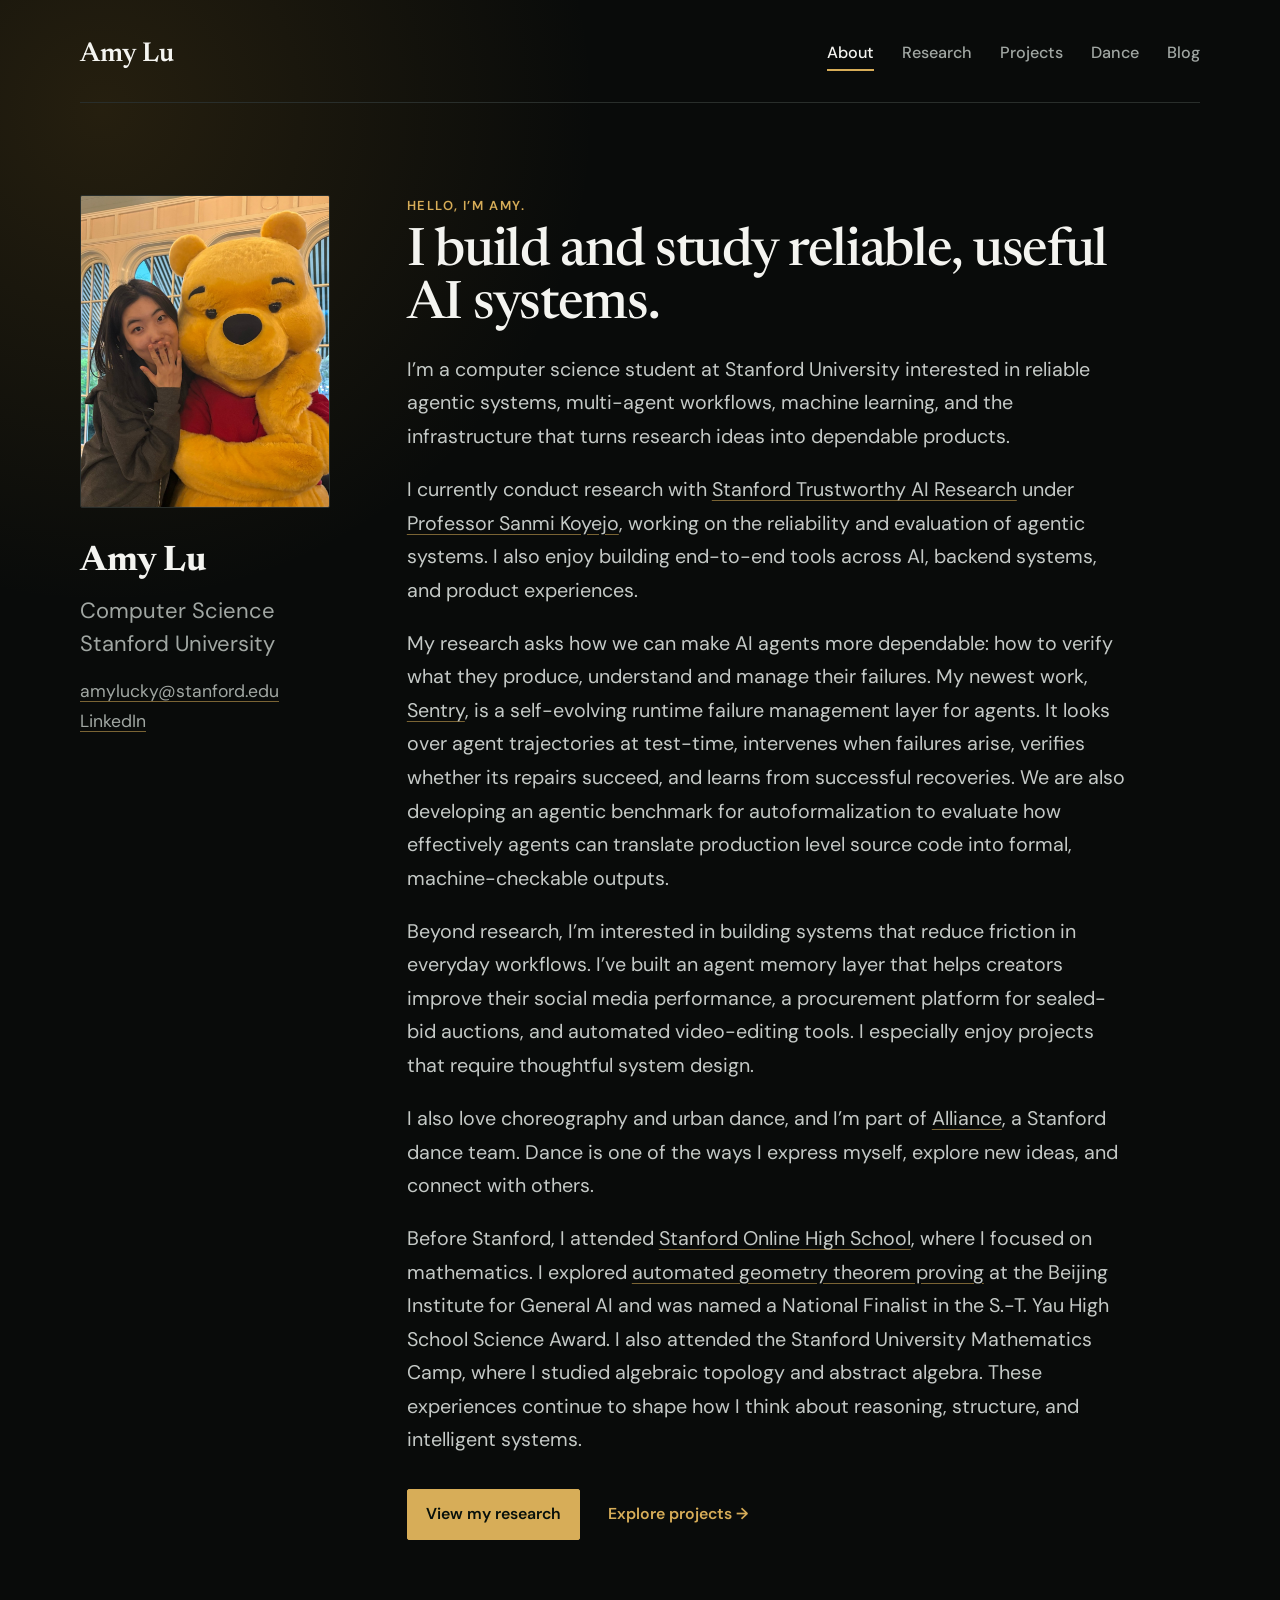
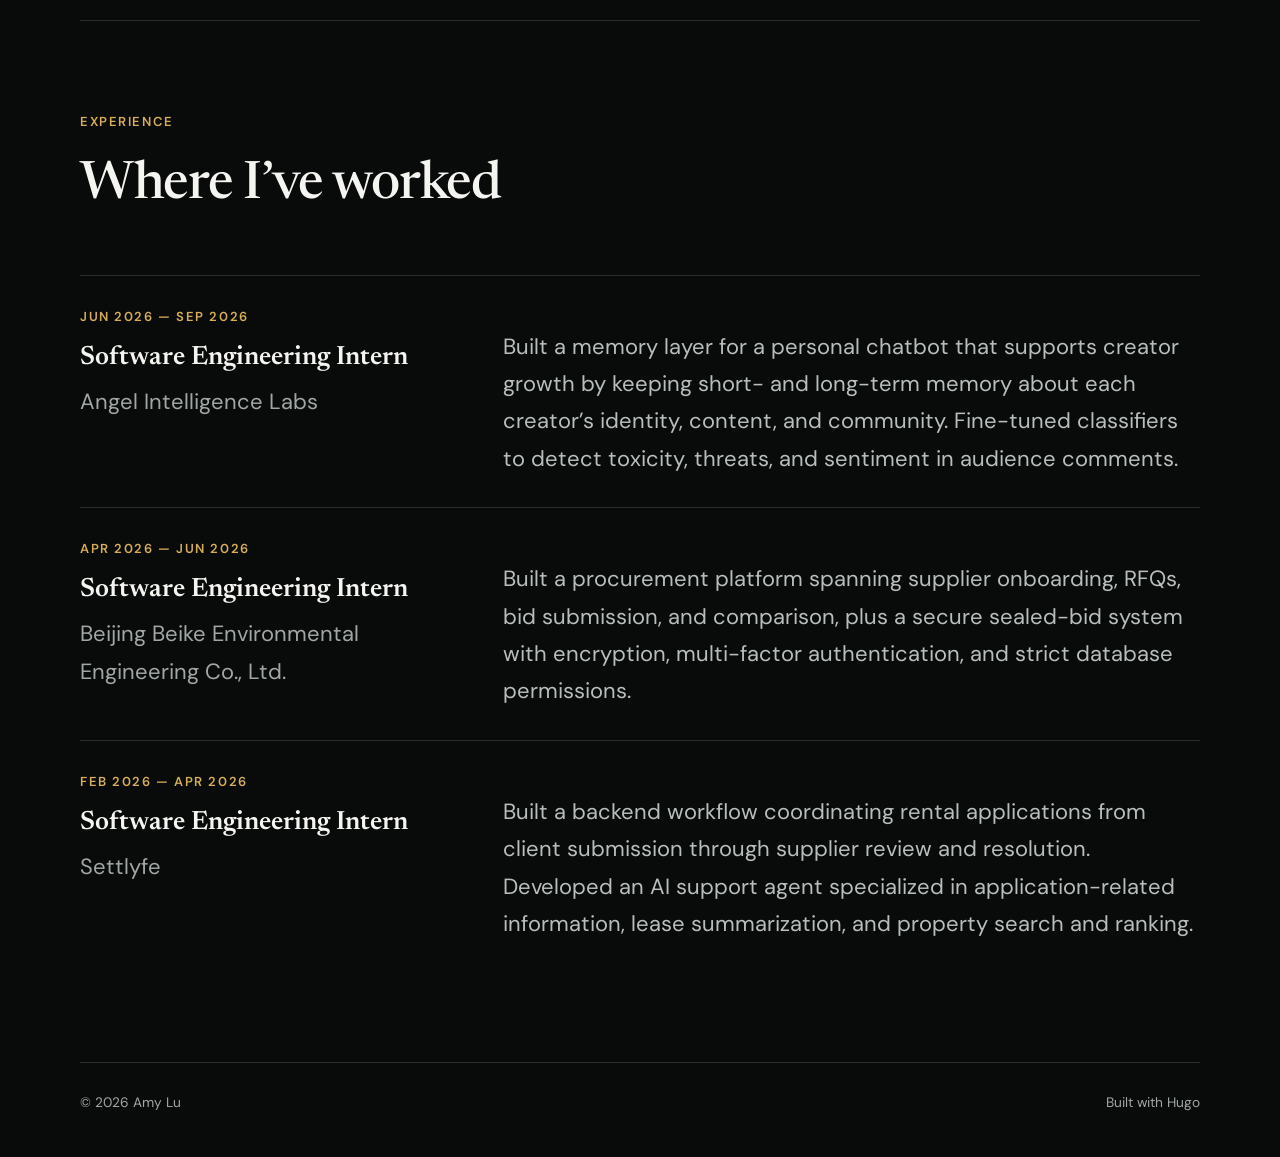
<file: index.html>
<!doctype html>
<html lang=en>

<head>
    <meta name=generator content="Hugo 0.148.2">
    <meta charset=utf-8>
    <meta name=viewport content="width=device-width,initial-scale=1">
    <meta name=description content="Amy Lu — computer science student and AI researcher at Stanford.">
    <title>Amy Lu</title>
    <link rel=preconnect href=https://fonts.googleapis.com>
    <link rel=preconnect href=https://fonts.gstatic.com crossorigin>
    <link
        href="https://fonts.googleapis.com/css2?family=DM+Sans:wght@400;500;600&family=Newsreader:opsz,wght@6..72,500;6..72,600&display=swap"
        rel=stylesheet>
    <link rel=stylesheet href=/css/site.css>
    <link rel=alternate type=application/rss+xml href=/index.xml title="Amy Lu">
</head>

<body>
    <header class=site-header><a class=site-name href= />Amy Lu</a>
        <nav aria-label="Main navigation"><a href=/ class=active aria-current=page>About</a>
            <a href=/research />Research</a>
            <a href=/projects />Projects</a>
            <a href=/dance />Dance</a>
            <a href=/posts />Blog</a>
        </nav>
    </header>
    <main>
        <section class=about-hero>
            <aside class=profile-card><img class=profile-photo src=/images/profile.jpg
                    alt="Amy Lu with Winnie the Pooh">
                <div class=profile-details>
                    <h1>Amy Lu</h1>
                    <p>Computer Science<br>Stanford University</p>
                    <div class=contact-links><a href=mailto:amylucky@stanford.edu>amylucky@stanford.edu</a>
                        <a href=https://www.linkedin.com/in/amy-lu-bbb99222b />LinkedIn</a>
                    </div>
                </div>
            </aside>
            <div class=intro>
                <p class=eyebrow>Hello, I’m Amy.</p>
                <h2>I build and study reliable, useful AI systems.</h2>
                <p>I’m a computer science student at Stanford University interested in reliable
                    agentic systems, multi-agent workflows, machine learning, and the infrastructure
                    that turns research ideas into dependable products.</p>
                <p>I currently conduct research with
                    <a href=https://stairlab.stanford.edu />Stanford Trustworthy AI Research</a>
                    under <a href=https://cs.stanford.edu/~sanmi />Professor Sanmi Koyejo</a>,
                    working on the reliability and evaluation of agentic systems. I also enjoy
                    building end-to-end tools across AI, backend systems, and product experiences.
                </p>
                <p>My research asks how we can make AI agents more dependable: how to verify
                    what they produce, understand and manage their failures. My newest work,
                    <a href=https://x.com/Changxiu_leo_ji/status/2107153972859695222>Sentry</a>,
                    is a self-evolving runtime failure management layer for agents. It looks over agent trajectories at
                    test-time,
                    intervenes when failures arise, verifies whether its repairs succeed, and learns
                    from successful recoveries. We are also developing an agentic benchmark for
                    autoformalization to evaluate how effectively agents can translate production level source code into
                    formal, machine-checkable outputs.
                </p>
                <p>Beyond research, I’m interested in building systems that reduce friction in everyday workflows. I’ve
                    built an agent memory layer that helps creators improve their social media performance, a
                    procurement platform for sealed-bid auctions, and automated video-editing tools. I especially
                    enjoy projects that require thoughtful system design.
                </p>
                <p>I also love choreography and urban dance, and I’m part of
                    <a href=https://www.instagram.com/alliancedance1998 />Alliance</a>, a Stanford dance team. Dance is
                    one of the ways I express myself,
                    explore new ideas, and connect with others.
                </p>
                <p>Before Stanford, I attended
                    <a href=https://onlinehighschool.stanford.edu />Stanford Online High School</a>,
                    where I focused on mathematics. I explored
                    <a href=https://www.yau-awards.com/uploads/file/20231101/20231101102624_14564.pdf>automated geometry
                        theorem proving</a>
                    at the Beijing Institute for General AI and was named a National Finalist in
                    the S.-T. Yau High School Science Award. I also attended the Stanford University
                    Mathematics Camp, where I studied algebraic topology and abstract algebra. These experiences
                    continue to shape how I think
                    about reasoning, structure, and intelligent systems.
                </p>
                <div class=intro-links><a class=button href=/research />View my research</a>
                    <a class=text-link href=/projects />Explore projects →</a>
                </div>
            </div>
        </section>
        <section class=section-block>
            <div class=section-heading>
                <p class=eyebrow>Experience</p>
                <h2>Where I’ve worked</h2>
            </div>
            <div class=timeline>
                <article class=timeline-item>
                    <div>
                        <p class=item-date>Jun 2026 — Sep 2026</p>
                        <h3>Software Engineering Intern</h3>
                        <p class=item-org>Angel Intelligence Labs</p>
                    </div>
                    <p>Built a memory layer for a personal chatbot that supports creator growth by keeping short- and long-term memory about each creator’s identity, content, and community. Fine-tuned classifiers to detect toxicity, threats, and sentiment in audience comments.</p>
                </article>
                <article class=timeline-item>
                    <div>
                        <p class=item-date>Apr 2026 — Jun 2026</p>
                        <h3>Software Engineering Intern</h3>
                        <p class=item-org>Beijing Beike Environmental Engineering Co., Ltd.</p>
                    </div>
                    <p>Built a procurement platform spanning supplier onboarding, RFQs, bid
                        submission, and comparison, plus a secure sealed-bid system with encryption,
                        multi-factor authentication, and strict database permissions.</p>
                </article>
                <article class=timeline-item>
                    <div>
                        <p class=item-date>Feb 2026 — Apr 2026</p>
                        <h3>Software Engineering Intern</h3>
                        <p class=item-org>Settlyfe</p>
                    </div>
                    <p>Built a backend workflow coordinating rental applications from
                        client submission through supplier review and resolution. Developed an AI
                        support agent specialized in application-related information, lease summarization, and property search and ranking.</p>
                </article>
            </div>
        </section>
    </main>
    <footer><span>© 2026 Amy Lu</span>
        <span>Built with Hugo</span>
    </footer>
</body>

</html>
</file>
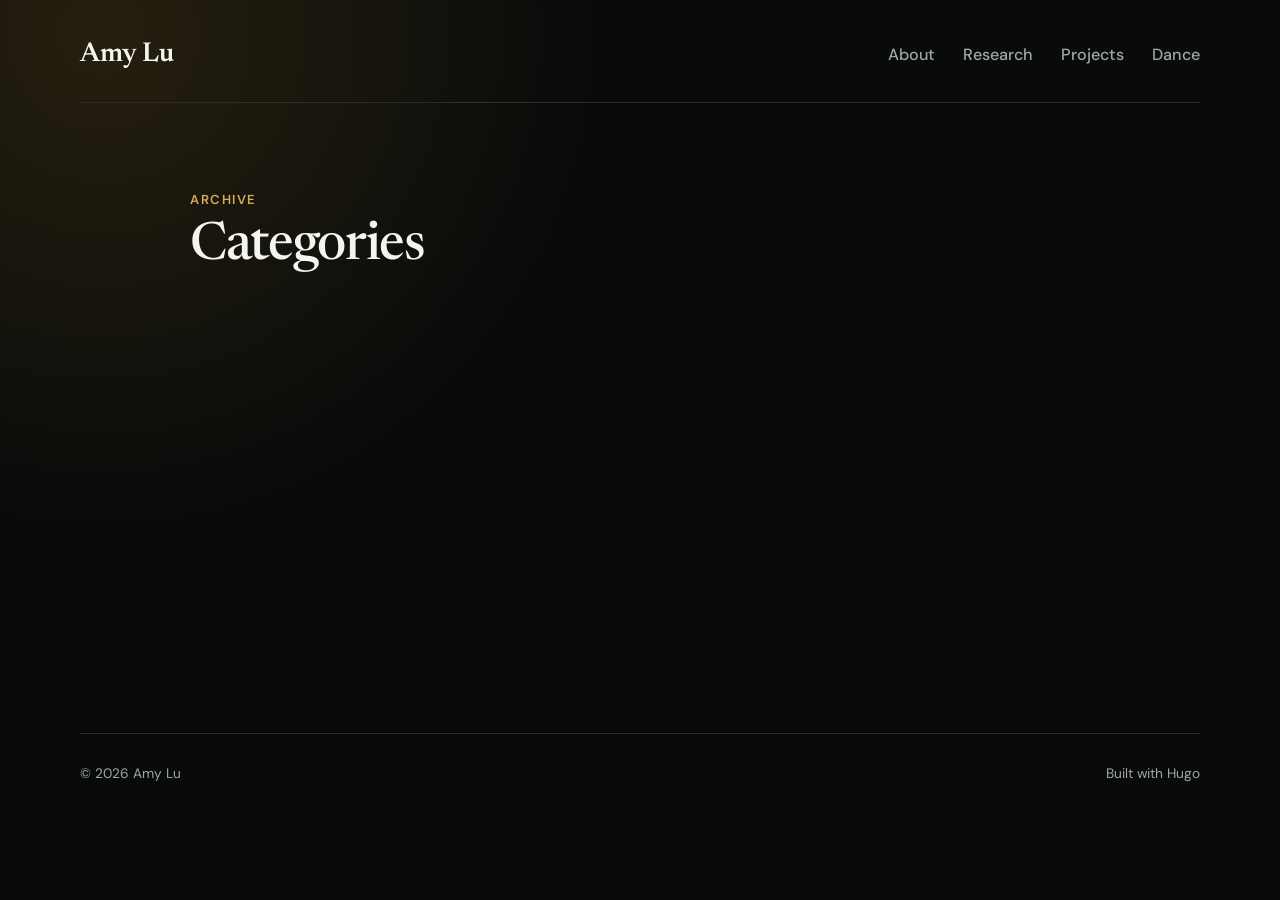
<file: categories/index.html>
<!doctype html><html lang=en><head><meta charset=utf-8><meta name=viewport content="width=device-width,initial-scale=1"><meta name=description content="Amy Lu — computer science student and AI researcher at Stanford."><title>Categories · Amy Lu</title><link rel=preconnect href=https://fonts.googleapis.com><link rel=preconnect href=https://fonts.gstatic.com crossorigin><link href="https://fonts.googleapis.com/css2?family=DM+Sans:wght@400;500;600&family=Newsreader:opsz,wght@6..72,500;6..72,600&display=swap" rel=stylesheet><link rel=stylesheet href=/css/site.css><link rel=alternate type=application/rss+xml href=/index.xml title="Amy Lu"></head><body><header class=site-header><a class=site-name href=/>Amy Lu</a><nav aria-label="Main navigation"><a href=/>About</a>
<a href=/research/>Research</a>
<a href=/projects/>Projects</a>
<a href=/dance/>Dance</a>
<a href=/posts/>Blog</a></nav></header><main><section class=content-page><header class=page-header><p class=eyebrow>Archive</p><h1>Categories</h1></header><div class=post-list></div></section></main><footer><span>© 2026 Amy Lu</span>
<span>Built with Hugo</span></footer></body></html>
</file>
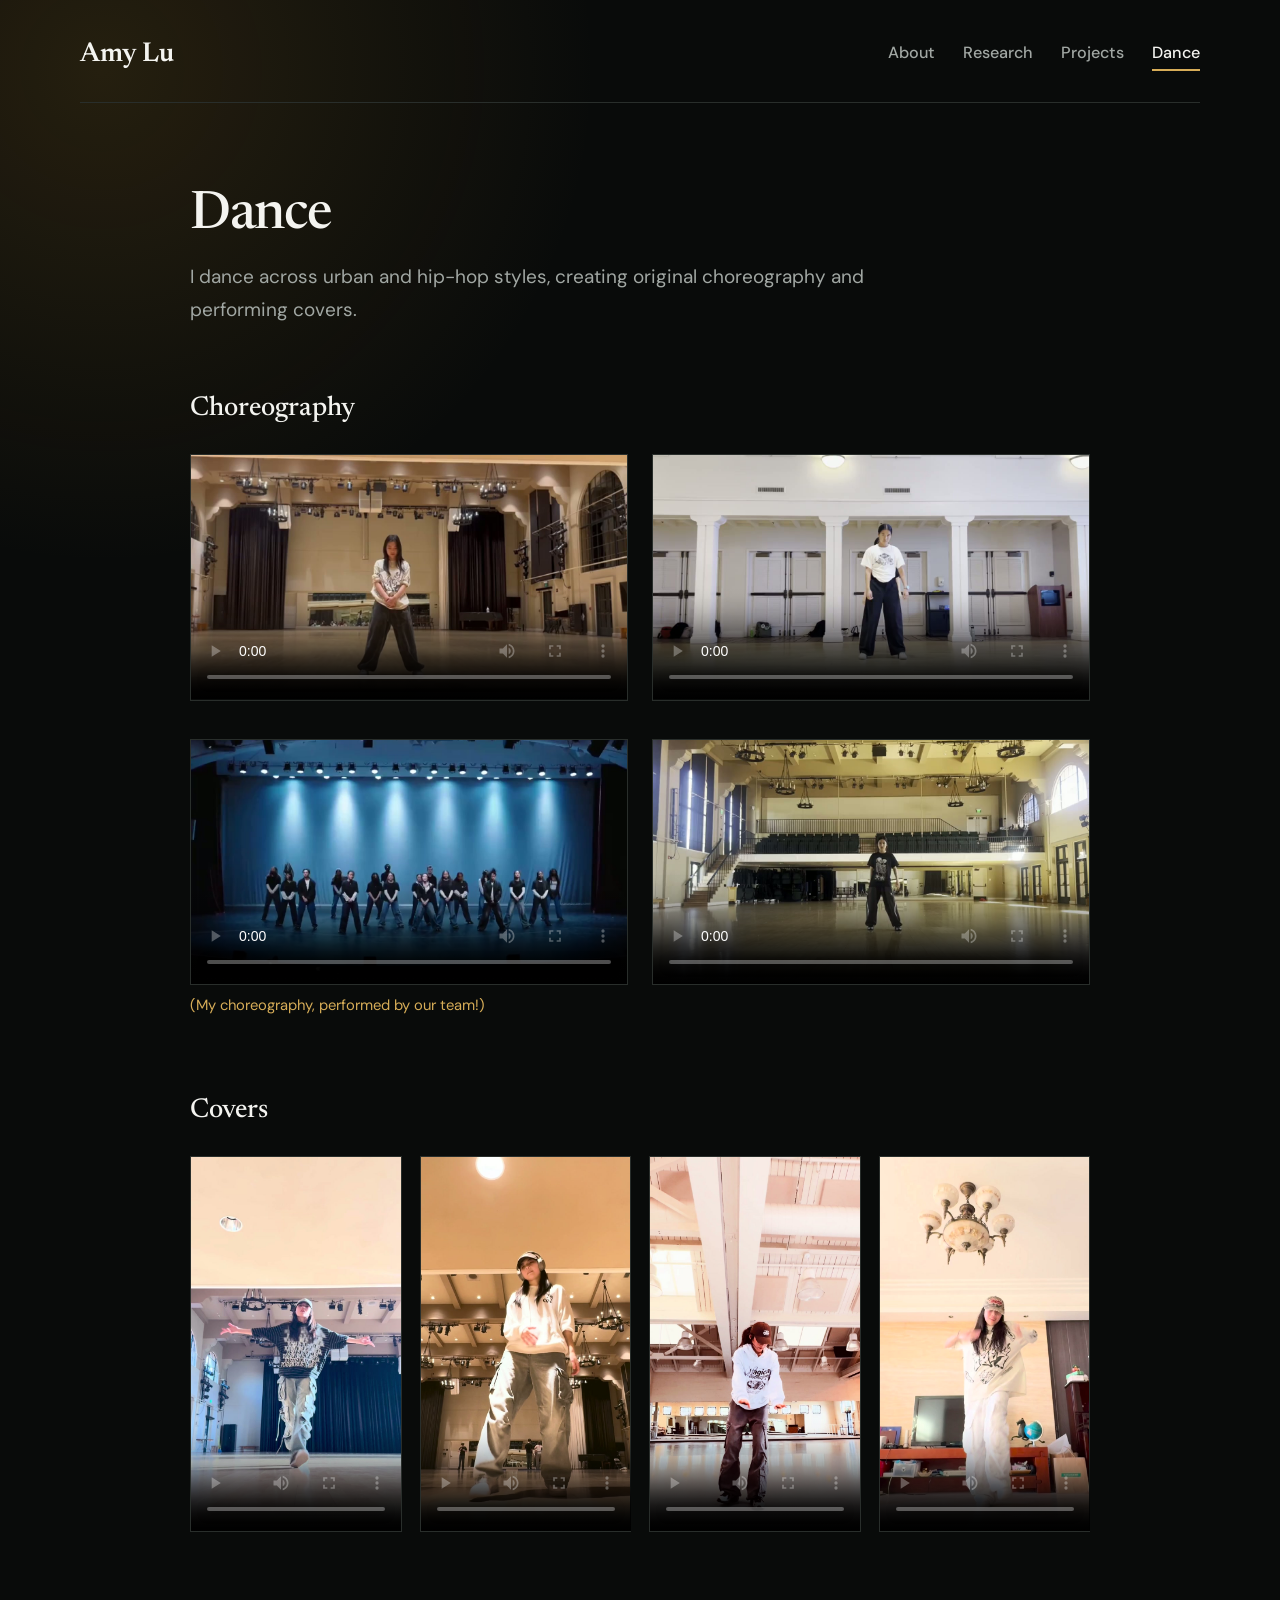
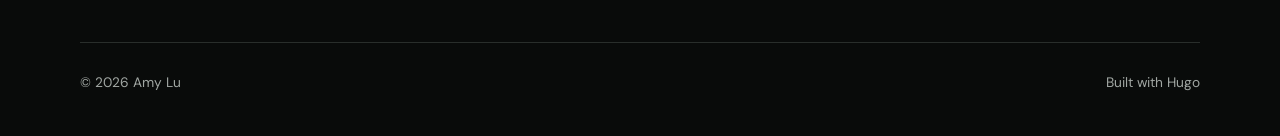
<file: dance/index.html>
<!doctype html><html lang=en><head><meta charset=utf-8><meta name=viewport content="width=device-width,initial-scale=1"><meta name=description content="Amy Lu’s urban and hip-hop dance, choreography, and covers."><title>Dance · Amy Lu</title><link rel=preconnect href=https://fonts.googleapis.com><link rel=preconnect href=https://fonts.gstatic.com crossorigin><link href="https://fonts.googleapis.com/css2?family=DM+Sans:wght@400;500;600&family=Newsreader:opsz,wght@6..72,500;6..72,600&display=swap" rel=stylesheet><link rel=stylesheet href=/css/site.css><link rel=alternate type=application/rss+xml href=/index.xml title="Amy Lu"></head><body><header class=site-header><a class=site-name href=/>Amy Lu</a><nav aria-label="Main navigation"><a href=/>About</a>
<a href=/research/>Research</a>
<a href=/projects/>Projects</a>
<a href=/dance/ class=active aria-current=page>Dance</a>
<a href=/posts/>Blog</a></nav></header><main><article class=content-page><header class=page-header><h1>Dance</h1><p class=page-description>I dance across urban and hip-hop styles, creating original choreography and performing covers.</p></header><section class=dance-section aria-labelledby=choreography-heading><h2 class=dance-section-title id=choreography-heading>Choreography</h2><div class=dance-grid><figure class=dance-card><video controls playsinline preload=metadata poster=/images/dance/choreo1.jpg?v=3 aria-label="Urban and hip-hop dance video one"><source src=/videos/choreo1.mp4 type=video/mp4>Your browser does not support HTML video.</video></figure><figure class=dance-card><video controls playsinline preload=metadata poster=/images/dance/choreo3.jpg?v=3 aria-label="Urban and hip-hop dance video two"><source src=/videos/choreo3.mp4 type=video/mp4>Your browser does not support HTML video.</video></figure><figure class=dance-card><video controls playsinline preload=metadata poster=/images/dance/choreo2.jpg?v=3 aria-label="Team performance of Amy Lu’s choreography"><source src=/videos/choreo2.mp4 type=video/mp4>Your browser does not support HTML video.</video><figcaption>(My choreography, performed by our team!)</figcaption></figure><figure class=dance-card><video controls playsinline preload=metadata poster=/images/dance/choreo4.jpg?v=3 aria-label="Urban and hip-hop dance video four"><source src=/videos/choreo4.mp4 type=video/mp4>Your browser does not support HTML video.</video></figure></div></section><section class=dance-section aria-labelledby=covers-heading><h2 class=dance-section-title id=covers-heading>Covers</h2><div class=cover-grid><figure class=cover-card><video controls playsinline preload=metadata poster=/images/dance/cover1.jpg?v=1 aria-label="Dance cover video one"><source src=/videos/cover1.mp4 type=video/mp4>Your browser does not support HTML video.</video></figure><figure class=cover-card><video controls playsinline preload=metadata poster=/images/dance/cover2.jpg?v=1 aria-label="Dance cover video two"><source src=/videos/cover2.mp4 type=video/mp4>Your browser does not support HTML video.</video></figure><figure class=cover-card><video controls playsinline preload=metadata poster=/images/dance/cover3.jpg?v=1 aria-label="Dance cover video three"><source src=/videos/cover3.mp4 type=video/mp4>Your browser does not support HTML video.</video></figure><figure class=cover-card><video controls playsinline preload=metadata poster=/images/dance/cover4.jpg?v=1 aria-label="Dance cover video four"><source src=/videos/cover4.mp4 type=video/mp4>Your browser does not support HTML video.</video></figure></div></section></article></main><footer><span>© 2026 Amy Lu</span>
<span>Built with Hugo</span></footer></body></html>
</file>
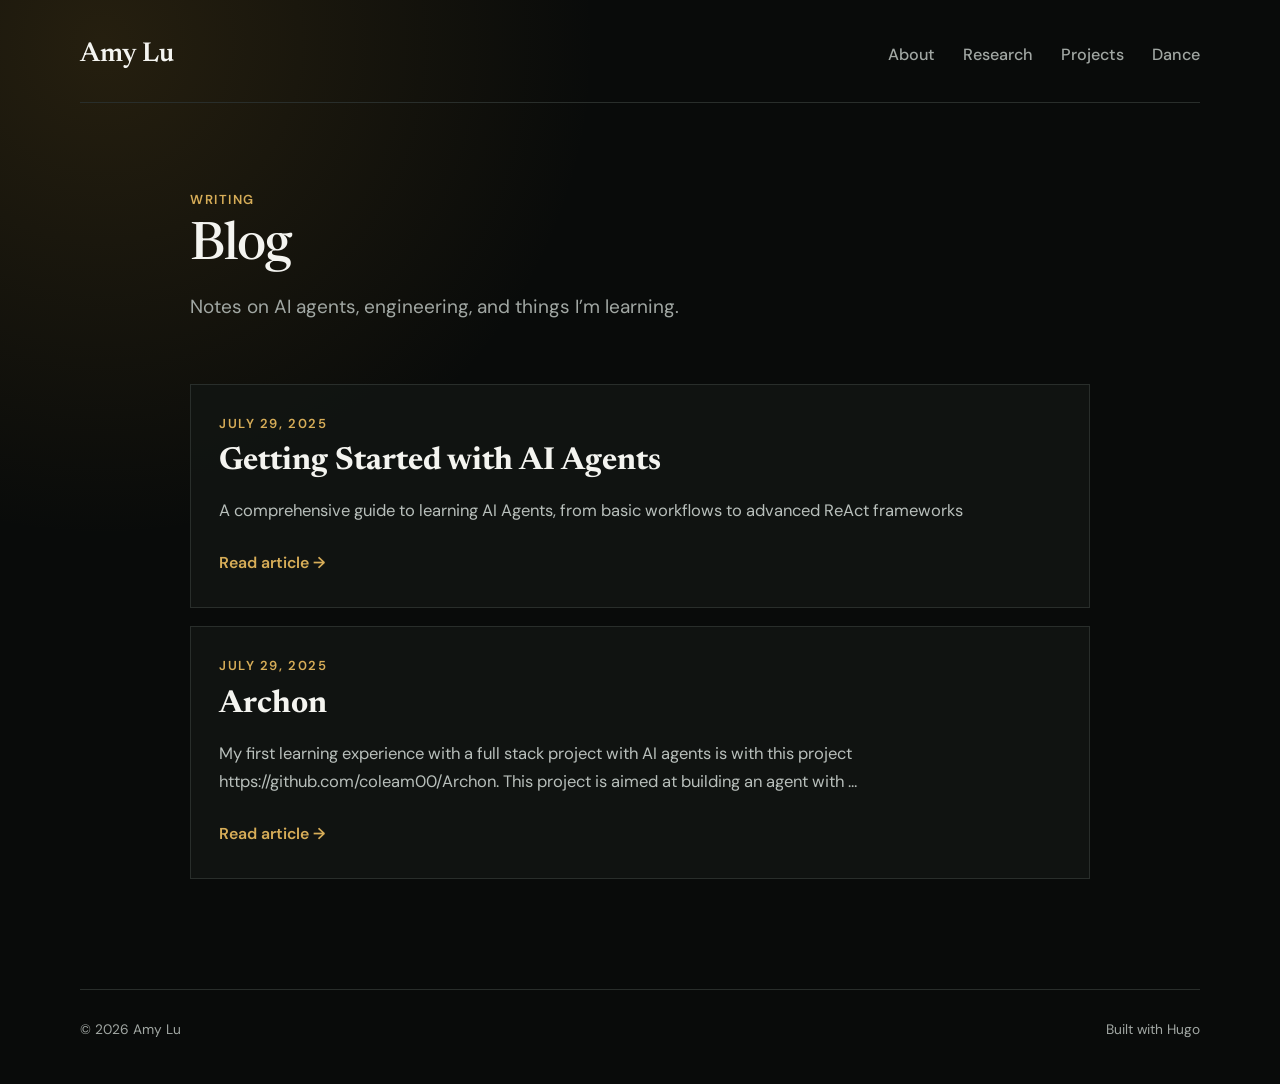
<file: posts/index.html>
<!doctype html><html lang=en><head><meta charset=utf-8><meta name=viewport content="width=device-width,initial-scale=1"><meta name=description content="Notes on AI agents, engineering, and things I’m learning."><title>Blog · Amy Lu</title><link rel=preconnect href=https://fonts.googleapis.com><link rel=preconnect href=https://fonts.gstatic.com crossorigin><link href="https://fonts.googleapis.com/css2?family=DM+Sans:wght@400;500;600&family=Newsreader:opsz,wght@6..72,500;6..72,600&display=swap" rel=stylesheet><link rel=stylesheet href=/css/site.css><link rel=alternate type=application/rss+xml href=/index.xml title="Amy Lu"></head><body><header class=site-header><a class=site-name href=/>Amy Lu</a><nav aria-label="Main navigation"><a href=/>About</a>
<a href=/research/>Research</a>
<a href=/projects/>Projects</a>
<a href=/dance/>Dance</a>
<a href=/posts/ class=active aria-current=page>Blog</a></nav></header><main><section class=content-page><header class=page-header><p class=eyebrow>Writing</p><h1>Blog</h1><p class=page-description>Notes on AI agents, engineering, and things I’m learning.</p></header><div class=post-list><article class=post-card><p class=item-date>July 29, 2025</p><h2><a href=/posts/mypost/>Getting Started with AI Agents</a></h2><p>A comprehensive guide to learning AI Agents, from basic workflows to advanced ReAct frameworks</p><a class=text-link href=/posts/mypost/>Read article →</a></article><article class=post-card><p class=item-date>July 29, 2025</p><h2><a href=/posts/archon-post/>Archon</a></h2><p>My first learning experience with a full stack project with AI agents is with this project https://github.com/coleam00/Archon.
This project is aimed at building an agent with …</p><a class=text-link href=/posts/archon-post/>Read article →</a></article></div></section></main><footer><span>© 2026 Amy Lu</span>
<span>Built with Hugo</span></footer></body></html>
</file>
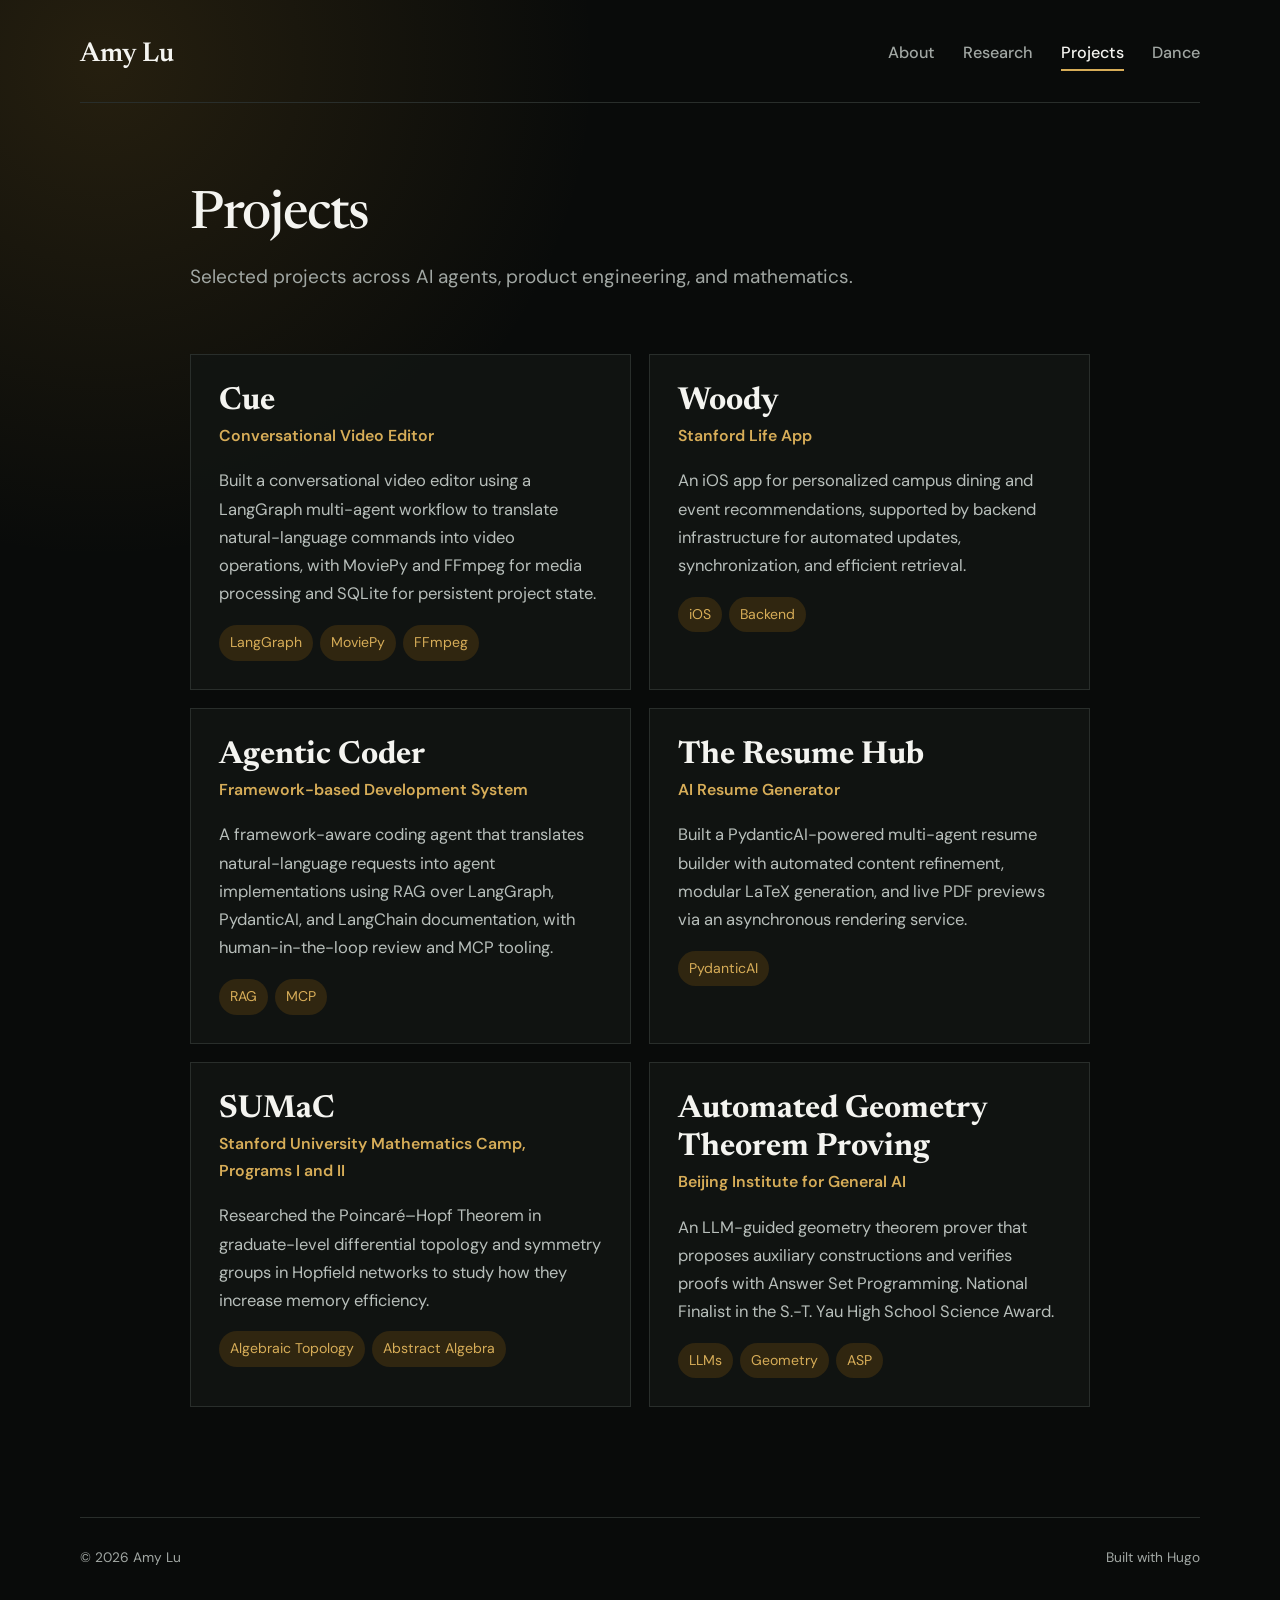
<file: projects/index.html>
<!doctype html><html lang=en><head><meta charset=utf-8><meta name=viewport content="width=device-width,initial-scale=1"><meta name=description content="Selected projects across AI agents, product engineering, and mathematics."><title>Projects · Amy Lu</title><link rel=preconnect href=https://fonts.googleapis.com><link rel=preconnect href=https://fonts.gstatic.com crossorigin><link href="https://fonts.googleapis.com/css2?family=DM+Sans:wght@400;500;600&family=Newsreader:opsz,wght@6..72,500;6..72,600&display=swap" rel=stylesheet><link rel=stylesheet href=/css/site.css><link rel=alternate type=application/rss+xml href=/index.xml title="Amy Lu"></head><body><header class=site-header><a class=site-name href=/>Amy Lu</a><nav aria-label="Main navigation"><a href=/>About</a>
<a href=/research/>Research</a>
<a href=/projects/ class=active aria-current=page>Projects</a>
<a href=/dance/>Dance</a>
<a href=/posts/>Blog</a></nav></header><main><article class=content-page><header class=page-header><h1>Projects</h1><p class=page-description>Selected projects across AI agents, product engineering, and mathematics.</p></header><div class=prose><div class=project-grid><article class=project-card><h2><a href=https://github.com/nuggyleo/Calhacks-ai_video_editor>Cue</a></h2><p class=project-kicker>Conversational Video Editor</p><p>Built a conversational video editor using a LangGraph multi-agent workflow to translate natural-language commands into video operations, with MoviePy and FFmpeg for media processing and SQLite for persistent project state.</p><div class=tags><span>LangGraph</span><span>MoviePy</span><span>FFmpeg</span></div></article><article class=project-card><h2><a href=https://github.com/nuglifeleoji/Stanford-Helper-Function>Woody</a></h2><p class=project-kicker>Stanford Life App</p><p>An iOS app for personalized campus dining and event recommendations, supported by backend infrastructure for automated updates, synchronization, and efficient retrieval.</p><div class=tags><span>iOS</span><span>Backend</span></div></article><article class=project-card><h2>Agentic Coder</h2><p class=project-kicker>Framework-based Development System</p><p>A framework-aware coding agent that translates natural-language requests into agent implementations using RAG over LangGraph, PydanticAI, and LangChain documentation, with human-in-the-loop review and MCP tooling.</p><div class=tags><span>RAG</span><span>MCP</span></div></article><article class=project-card><h2><a href=https://github.com/AmyLu0828/the-resume-hub>The Resume Hub</a></h2><p class=project-kicker>AI Resume Generator</p><p>Built a PydanticAI-powered multi-agent resume builder with automated content refinement, modular LaTeX generation, and live PDF previews via an asynchronous rendering service.</p><div class=tags><span>PydanticAI</span></div></article><article class=project-card><h2>SUMaC</h2><p class=project-kicker>Stanford University Mathematics Camp, Programs I and II</p><p>Researched the Poincaré–Hopf Theorem in graduate-level differential topology and symmetry groups in Hopfield networks to study how they increase memory efficiency.</p><div class=tags><span>Algebraic Topology</span><span>Abstract Algebra</span></div></article><article class=project-card><h2><a href=https://www.yau-awards.com/uploads/file/20231101/20231101102624_14564.pdf>Automated Geometry Theorem Proving</a></h2><p class=project-kicker>Beijing Institute for General AI</p><p>An LLM-guided geometry theorem prover that proposes auxiliary constructions and verifies proofs with Answer Set Programming. National Finalist in the S.-T. Yau High School Science Award.</p><div class=tags><span>LLMs</span><span>Geometry</span><span>ASP</span></div></article></div></div></article></main><footer><span>© 2026 Amy Lu</span>
<span>Built with Hugo</span></footer></body></html>
</file>
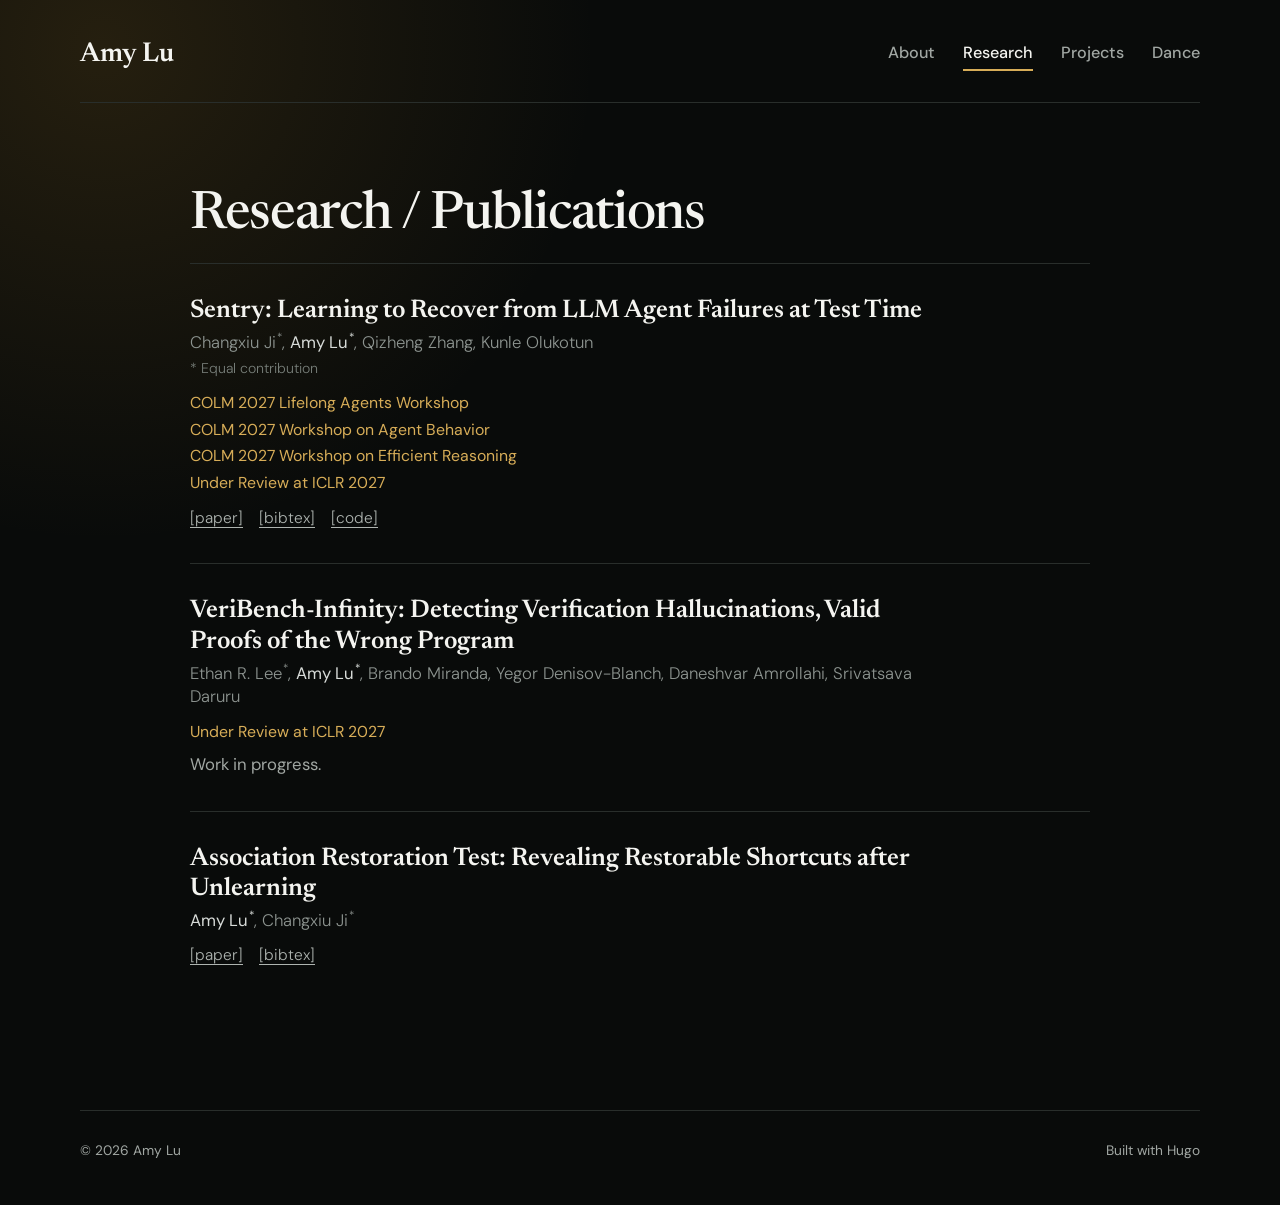
<file: research/index.html>
<!doctype html><html lang=en><head><meta charset=utf-8><meta name=viewport content="width=device-width,initial-scale=1"><meta name=description content="Amy Lu — computer science student and AI researcher at Stanford."><title>Research / Publications · Amy Lu</title><link rel=preconnect href=https://fonts.googleapis.com><link rel=preconnect href=https://fonts.gstatic.com crossorigin><link href="https://fonts.googleapis.com/css2?family=DM+Sans:wght@300;400;500;600&family=Newsreader:opsz,wght@6..72,500;6..72,600&display=swap" rel=stylesheet><link rel=stylesheet href=/css/site.css><link rel=alternate type=application/rss+xml href=/index.xml title="Amy Lu"></head><body><header class=site-header><a class=site-name href=/>Amy Lu</a><nav aria-label="Main navigation"><a href=/>About</a>
<a href=/research/ class=active aria-current=page>Research</a>
<a href=/projects/>Projects</a>
<a href=/dance/>Dance</a>
<a href=/posts/>Blog</a></nav></header><main><article class=content-page><header class="page-header compact"><h1>Research / Publications</h1></header><div class=prose><div class=entry-list><article class=entry><h2>Sentry: Learning to Recover from LLM Agent Failures at Test Time</h2><p class=paper-authors>Changxiu Ji<sup>*</sup>, <strong>Amy Lu<sup>*</sup></strong>, Qizheng Zhang, Kunle Olukotun</p><p class=contribution-note>* Equal contribution</p><div class=paper-highlights aria-label="Publication status"><p class=paper-highlight>COLM 2027 Lifelong Agents Workshop</p><p class=paper-highlight>COLM 2027 Workshop on Agent Behavior</p><p class=paper-highlight>COLM 2027 Workshop on Efficient Reasoning</p><p class=paper-highlight>Under Review at ICLR 2027</p></div><div class=paper-links><a class=paper-link-light href=https://arxiv.org/pdf/2610.02994>[paper]</a><a class=paper-link-light href=/research/sentry.bib download>[bibtex]</a><a class=paper-link-light href=https://github.com/nuglifeleoji/Sentry>[code]</a></div></article><article class=entry><h2>VeriBench-Infinity: Detecting Verification Hallucinations, Valid Proofs of the Wrong Program</h2><p class=paper-authors><a href="https://openreview.net/profile?id=~Ethan_R._Lee1">Ethan R. Lee<sup>*</sup></a>, <strong><a href="https://openreview.net/profile?id=~Amy_Lu2">Amy Lu<sup>*</sup></a></strong>, <a href="https://openreview.net/profile?id=~Brando_Miranda1">Brando Miranda</a>, <a href="https://openreview.net/profile?id=~Yegor_Denisov-Blanch1">Yegor Denisov-Blanch</a>, <a href="https://openreview.net/profile?id=~Daneshvar_Amrollahi1">Daneshvar Amrollahi</a>, <a href="https://openreview.net/profile?id=~Srivatsava_Daruru2">Srivatsava Daruru</a></p><div class=paper-highlights aria-label="Publication status"><p class=paper-highlight>Under Review at ICLR 2027</p></div><p class=paper-description>Work in progress.</p></article><article class=entry><h2>Association Restoration Test: Revealing Restorable Shortcuts after Unlearning</h2><p class=paper-authors><strong>Amy Lu<sup>*</sup></strong>, Changxiu Ji<sup>*</sup></p><div class=paper-links><a class=paper-link-light href=https://arxiv.org/abs/2607.05726>[paper]</a>
<a class=paper-link-light href=https://arxiv.org/bibtex/2607.05726>[bibtex]</a></div></article></div></div></article></main><footer><span>© 2026 Amy Lu</span>
<span>Built with Hugo</span></footer></body></html>
</file>
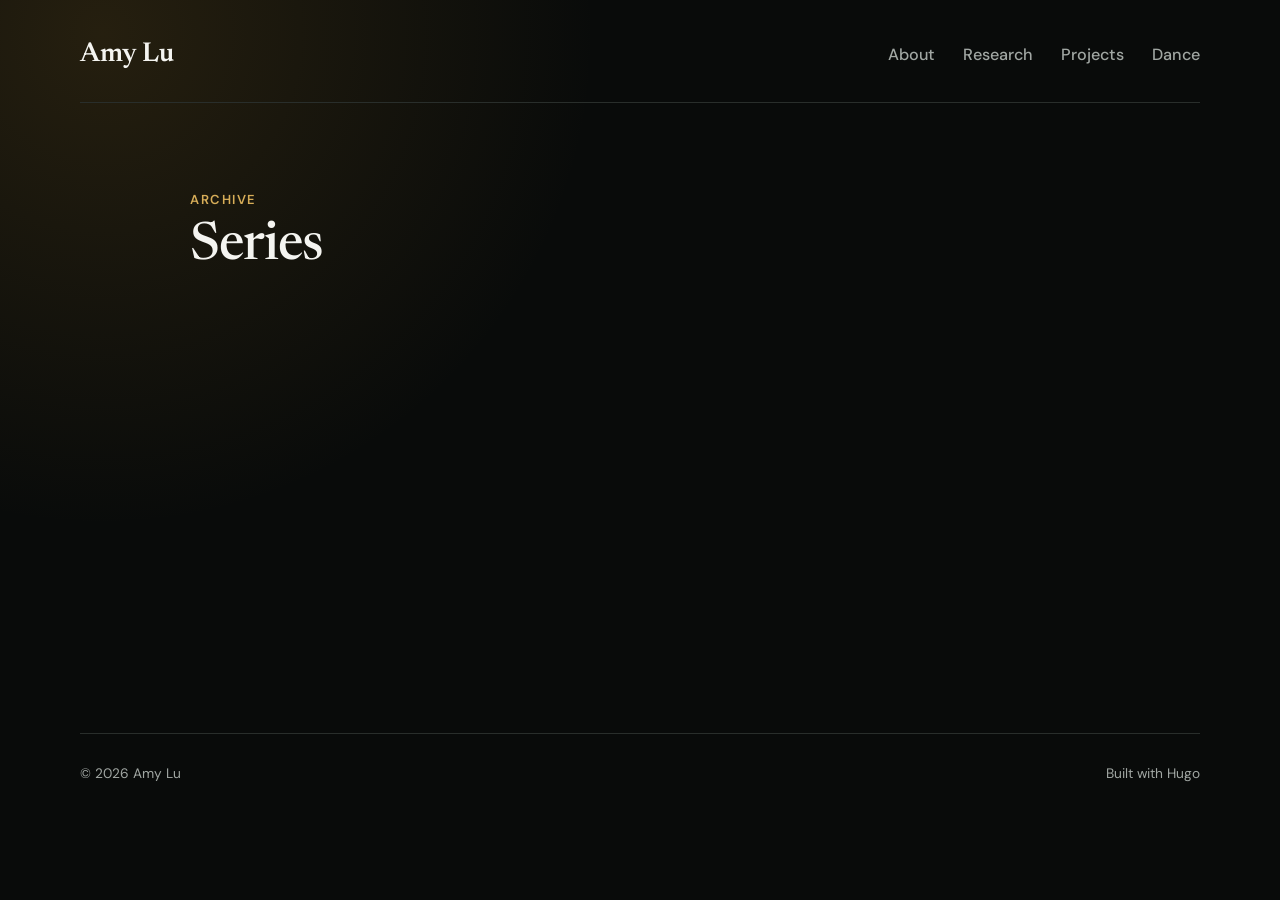
<file: series/index.html>
<!doctype html><html lang=en><head><meta charset=utf-8><meta name=viewport content="width=device-width,initial-scale=1"><meta name=description content="Amy Lu — computer science student and AI researcher at Stanford."><title>Series · Amy Lu</title><link rel=preconnect href=https://fonts.googleapis.com><link rel=preconnect href=https://fonts.gstatic.com crossorigin><link href="https://fonts.googleapis.com/css2?family=DM+Sans:wght@400;500;600&family=Newsreader:opsz,wght@6..72,500;6..72,600&display=swap" rel=stylesheet><link rel=stylesheet href=/css/site.css><link rel=alternate type=application/rss+xml href=/index.xml title="Amy Lu"></head><body><header class=site-header><a class=site-name href=/>Amy Lu</a><nav aria-label="Main navigation"><a href=/>About</a>
<a href=/research/>Research</a>
<a href=/projects/>Projects</a>
<a href=/dance/>Dance</a>
<a href=/posts/>Blog</a></nav></header><main><section class=content-page><header class=page-header><p class=eyebrow>Archive</p><h1>Series</h1></header><div class=post-list></div></section></main><footer><span>© 2026 Amy Lu</span>
<span>Built with Hugo</span></footer></body></html>
</file>
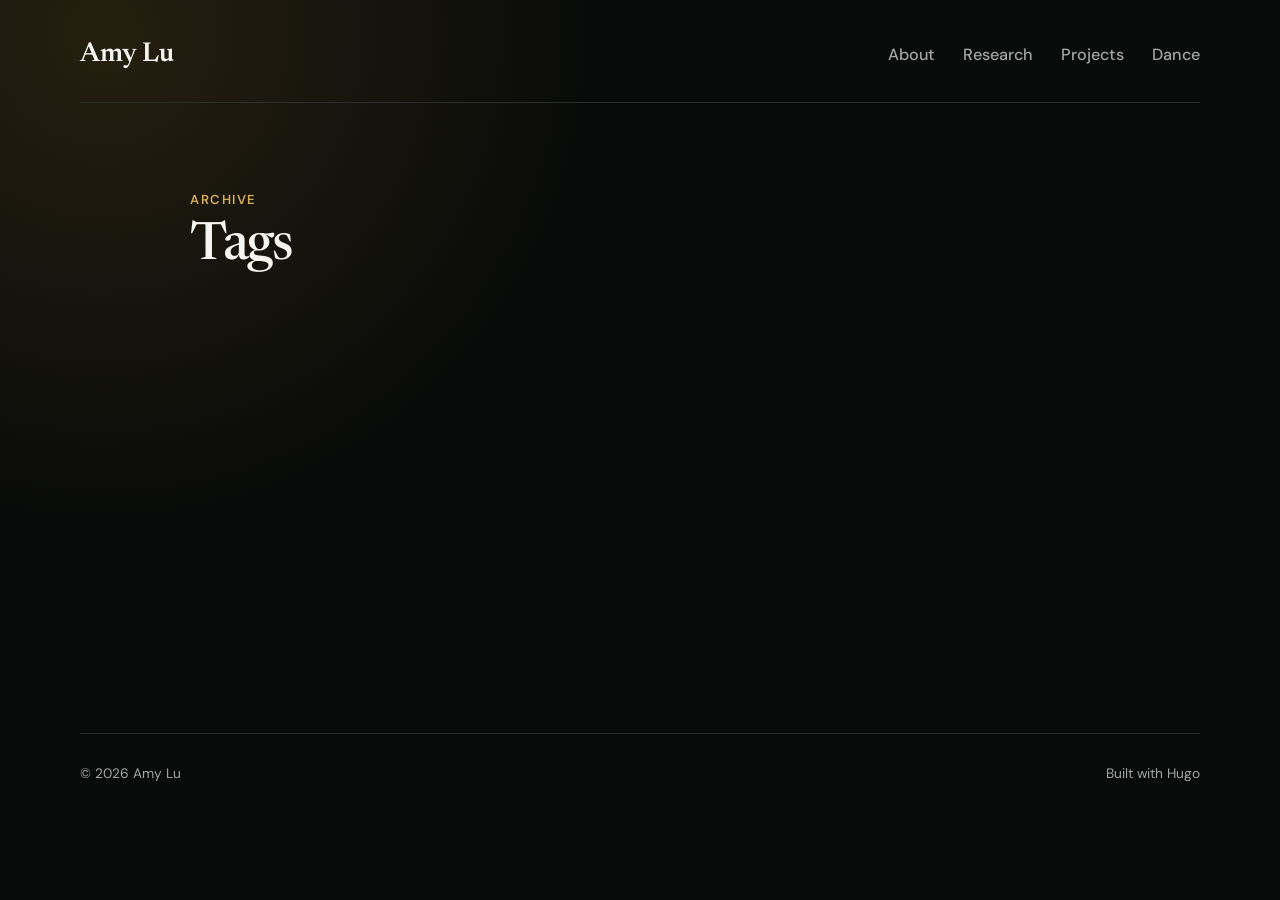
<file: tags/index.html>
<!doctype html><html lang=en><head><meta charset=utf-8><meta name=viewport content="width=device-width,initial-scale=1"><meta name=description content="Amy Lu — computer science student and AI researcher at Stanford."><title>Tags · Amy Lu</title><link rel=preconnect href=https://fonts.googleapis.com><link rel=preconnect href=https://fonts.gstatic.com crossorigin><link href="https://fonts.googleapis.com/css2?family=DM+Sans:wght@400;500;600&family=Newsreader:opsz,wght@6..72,500;6..72,600&display=swap" rel=stylesheet><link rel=stylesheet href=/css/site.css><link rel=alternate type=application/rss+xml href=/index.xml title="Amy Lu"></head><body><header class=site-header><a class=site-name href=/>Amy Lu</a><nav aria-label="Main navigation"><a href=/>About</a>
<a href=/research/>Research</a>
<a href=/projects/>Projects</a>
<a href=/dance/>Dance</a>
<a href=/posts/>Blog</a></nav></header><main><section class=content-page><header class=page-header><p class=eyebrow>Archive</p><h1>Tags</h1></header><div class=post-list></div></section></main><footer><span>© 2026 Amy Lu</span>
<span>Built with Hugo</span></footer></body></html>
</file>
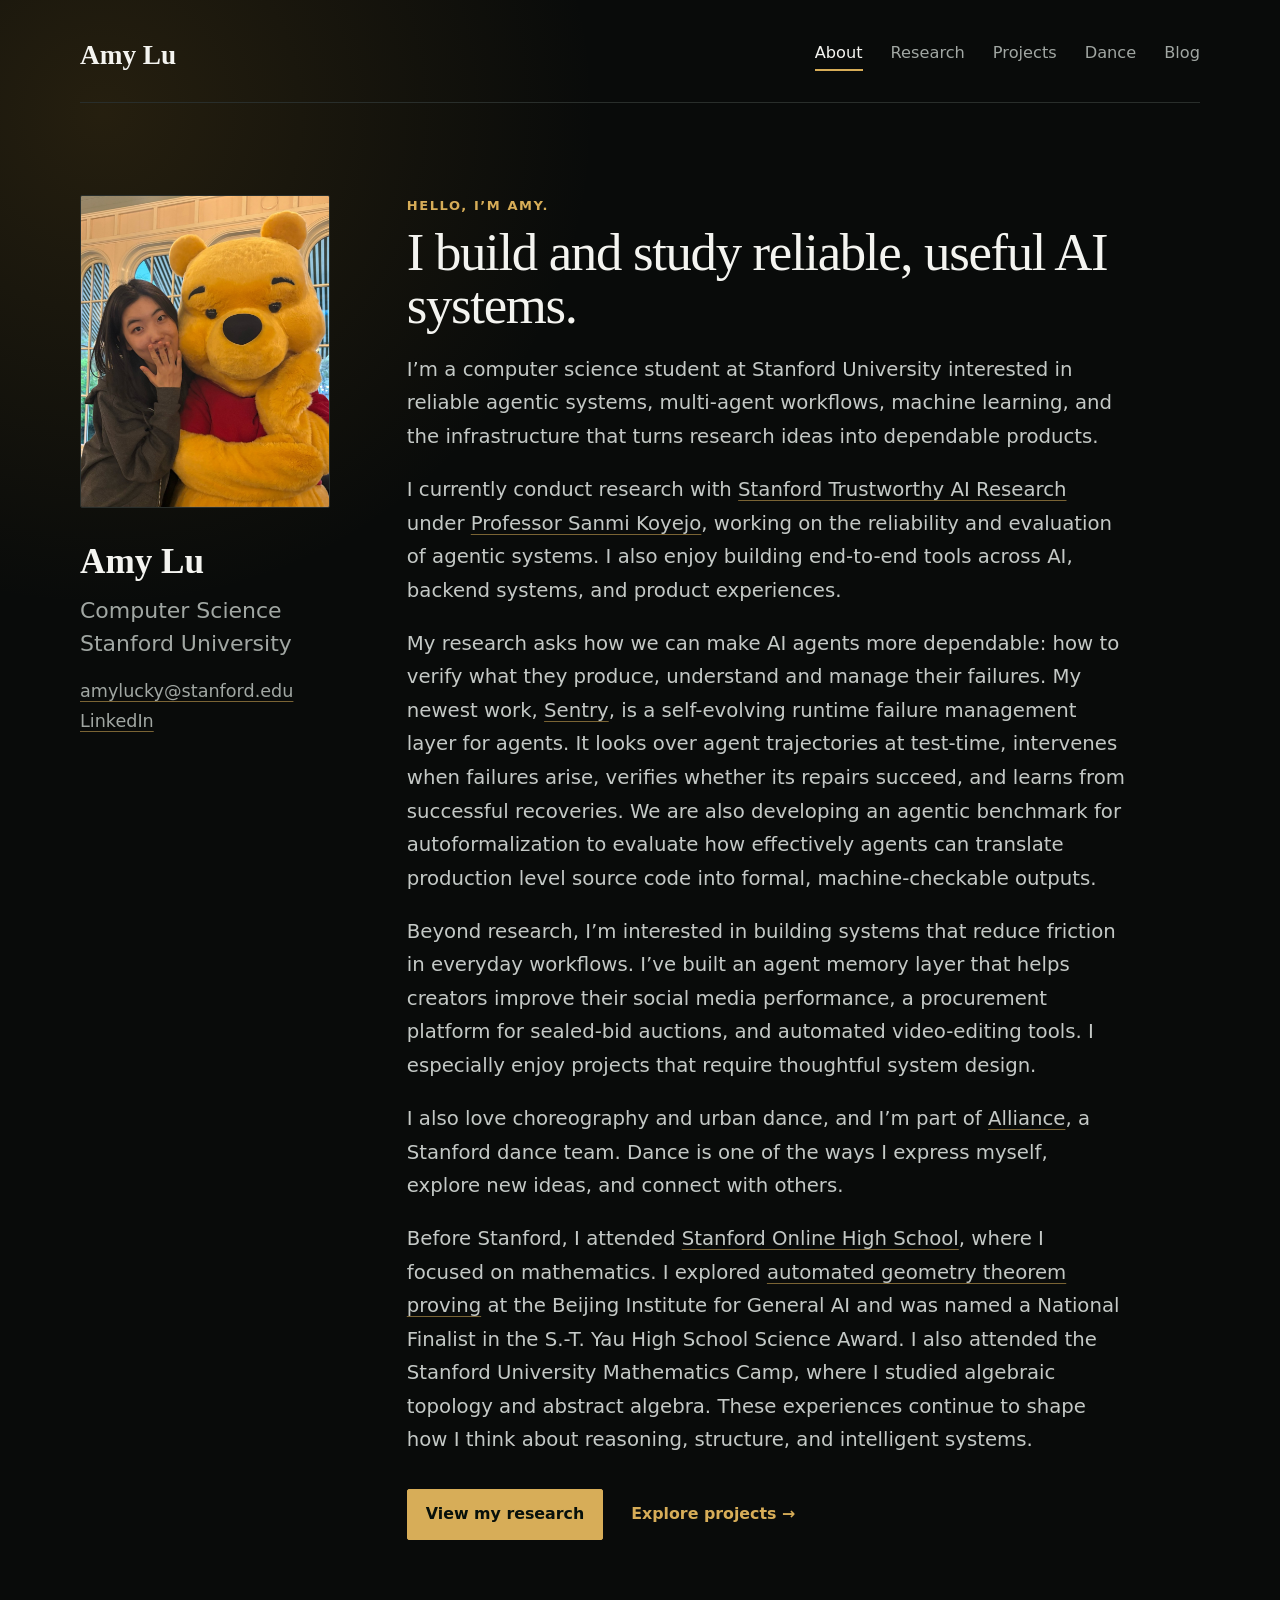
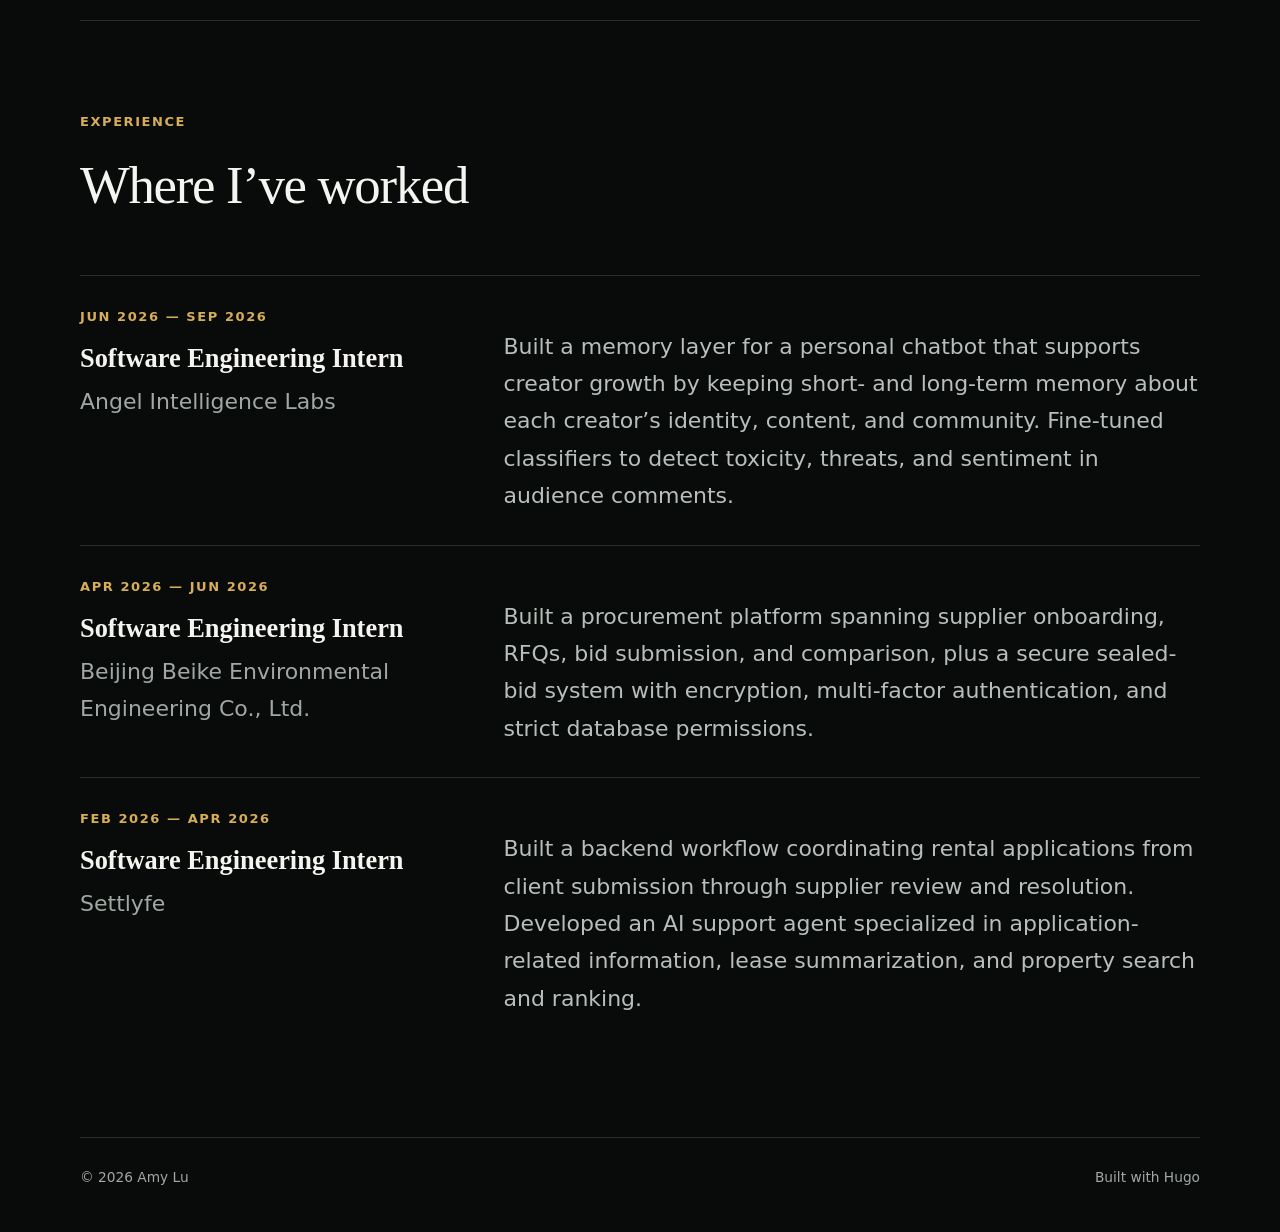
<file: page/1/index.html>
<!DOCTYPE html>
<html lang="en">
  <head>
    <title>https://amylu0828.github.io/</title>
    <link rel="canonical" href="https://amylu0828.github.io/">
    <meta name="robots" content="noindex">
    <meta charset="utf-8">
    <meta http-equiv="refresh" content="0; url=https://amylu0828.github.io/">
  </head>
</html>
</file>
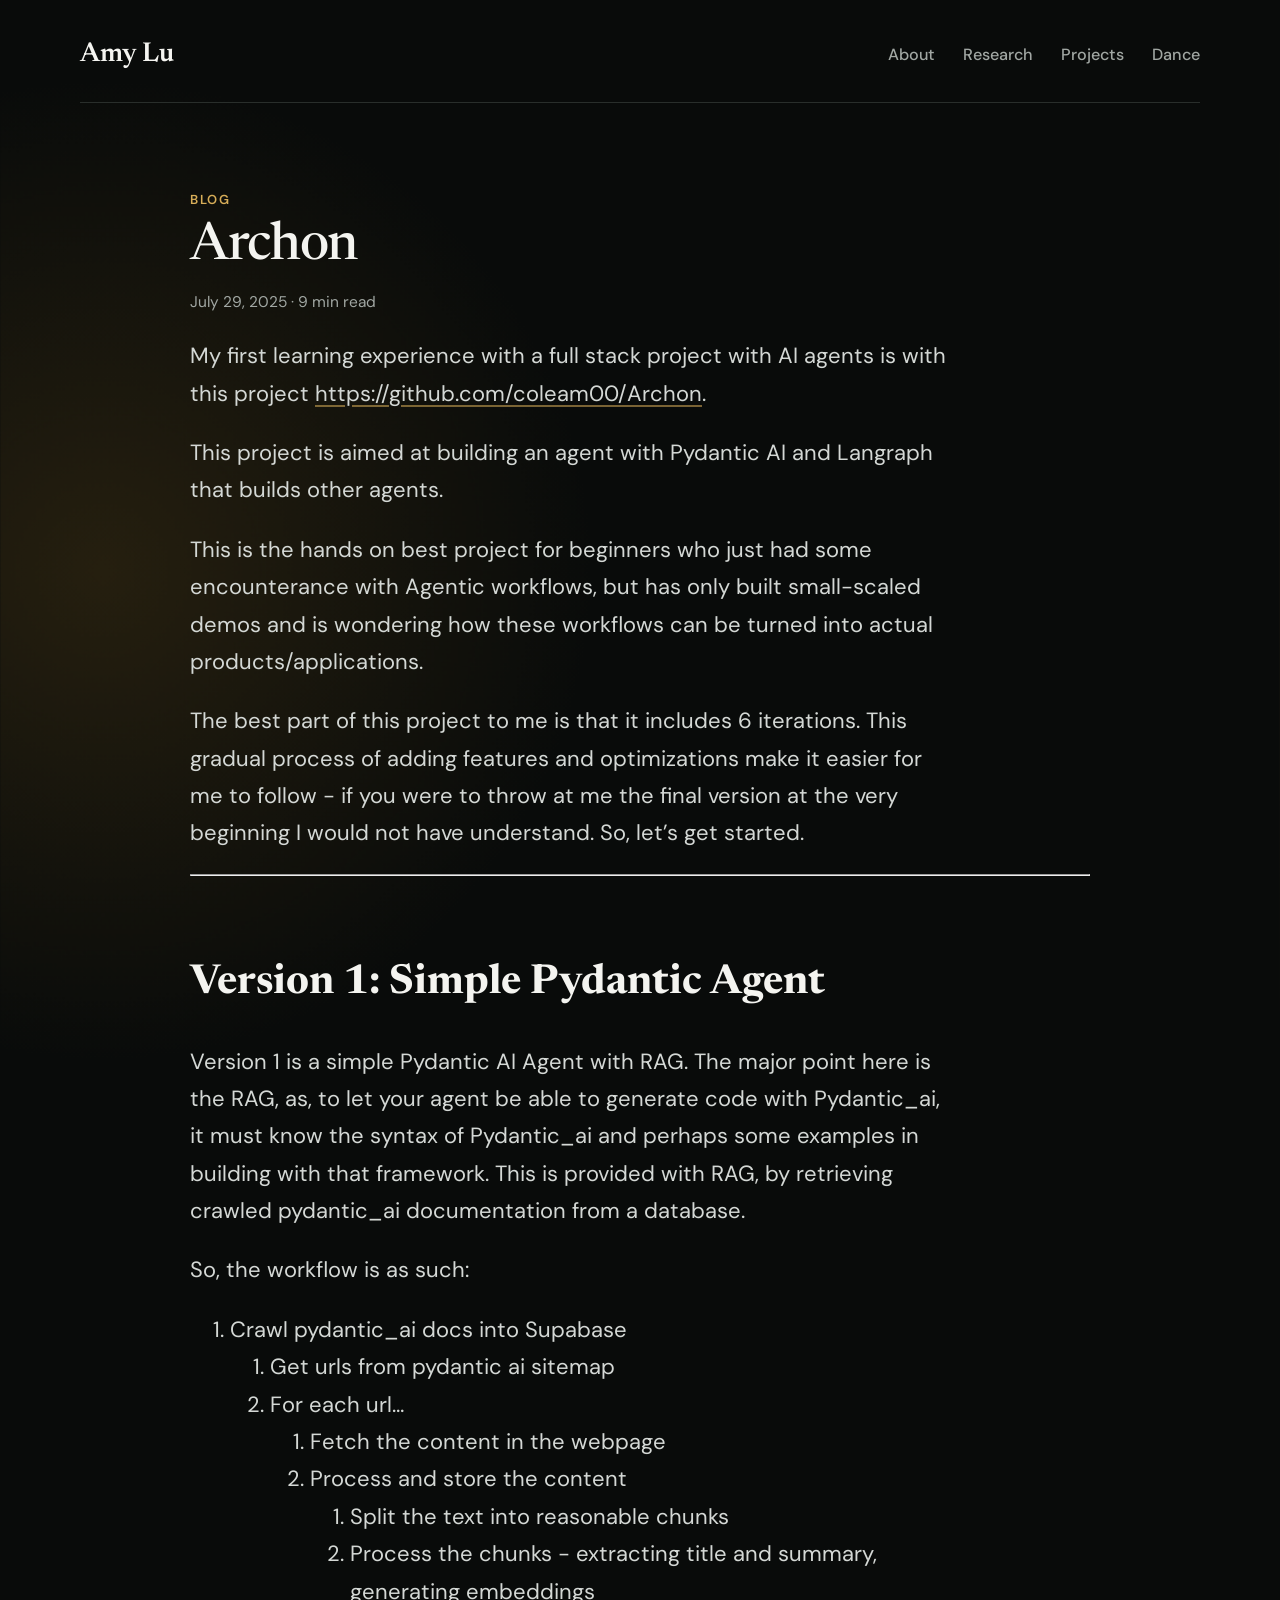
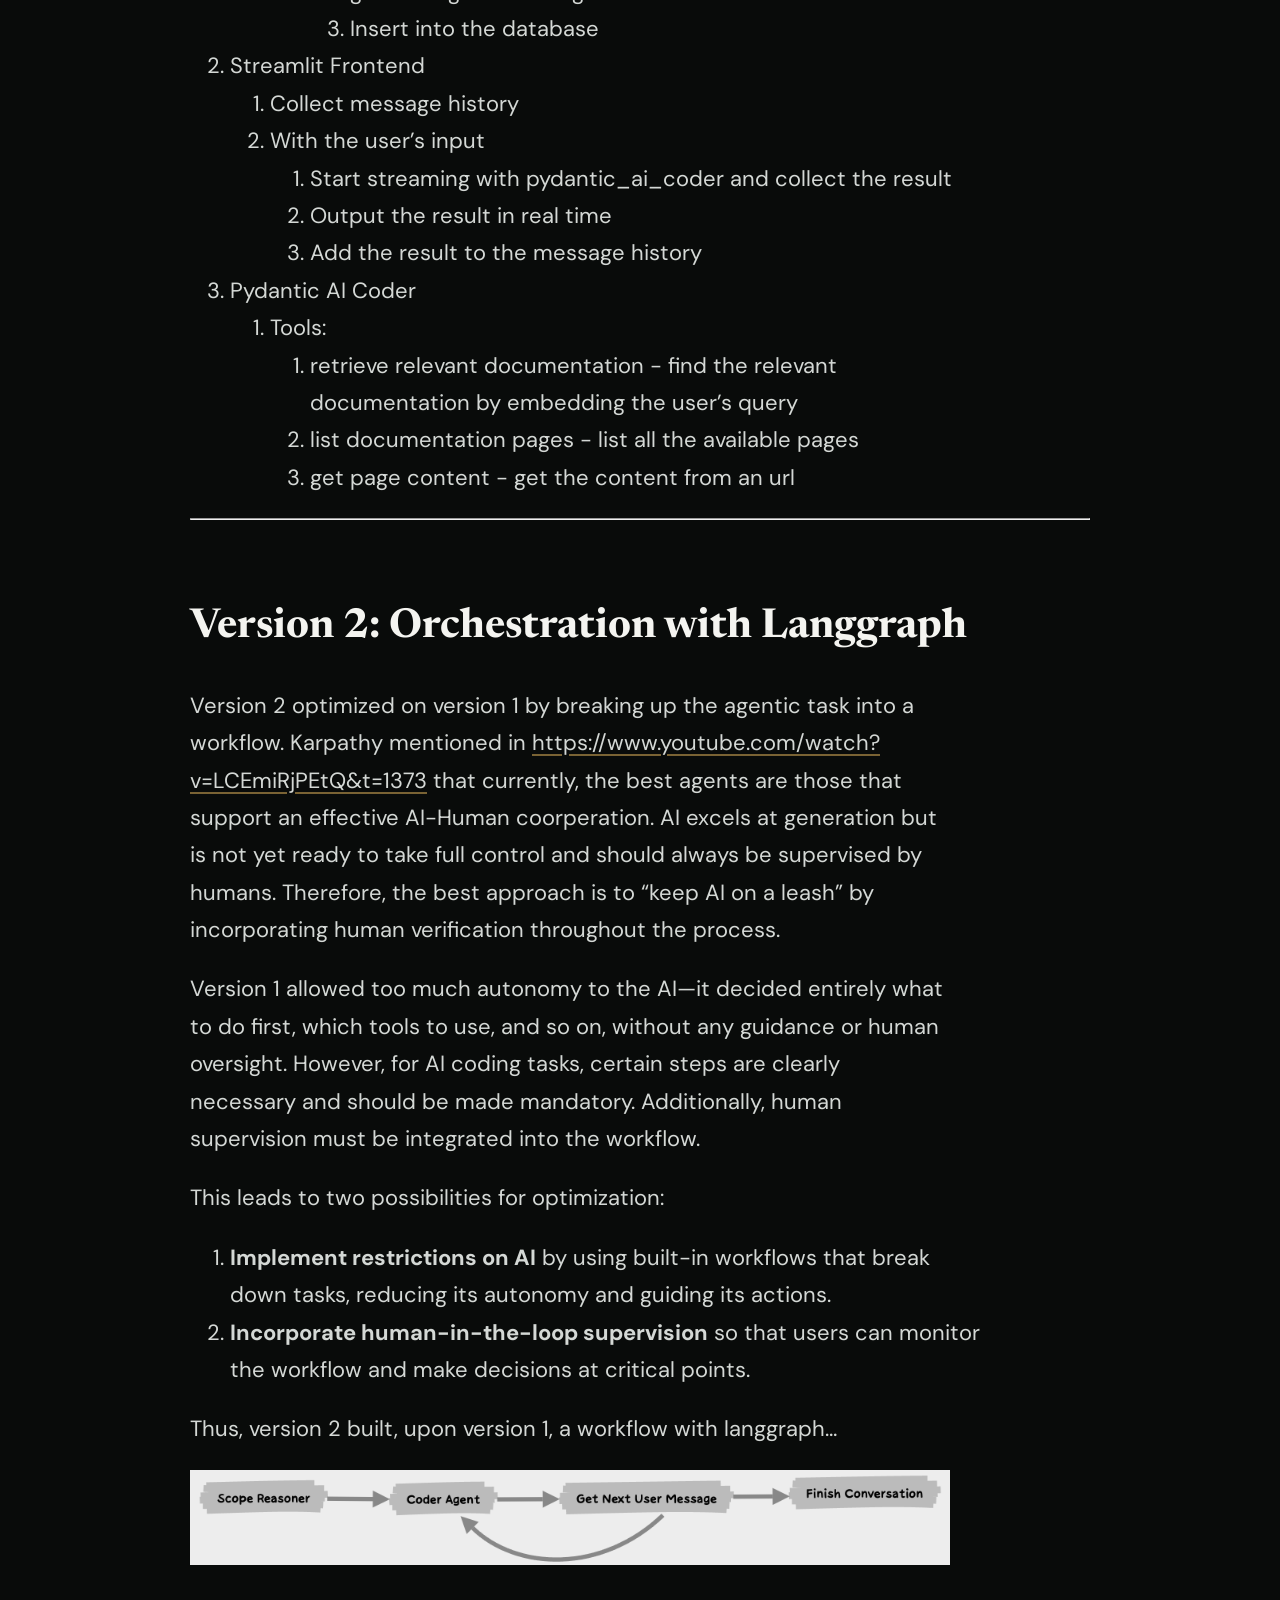
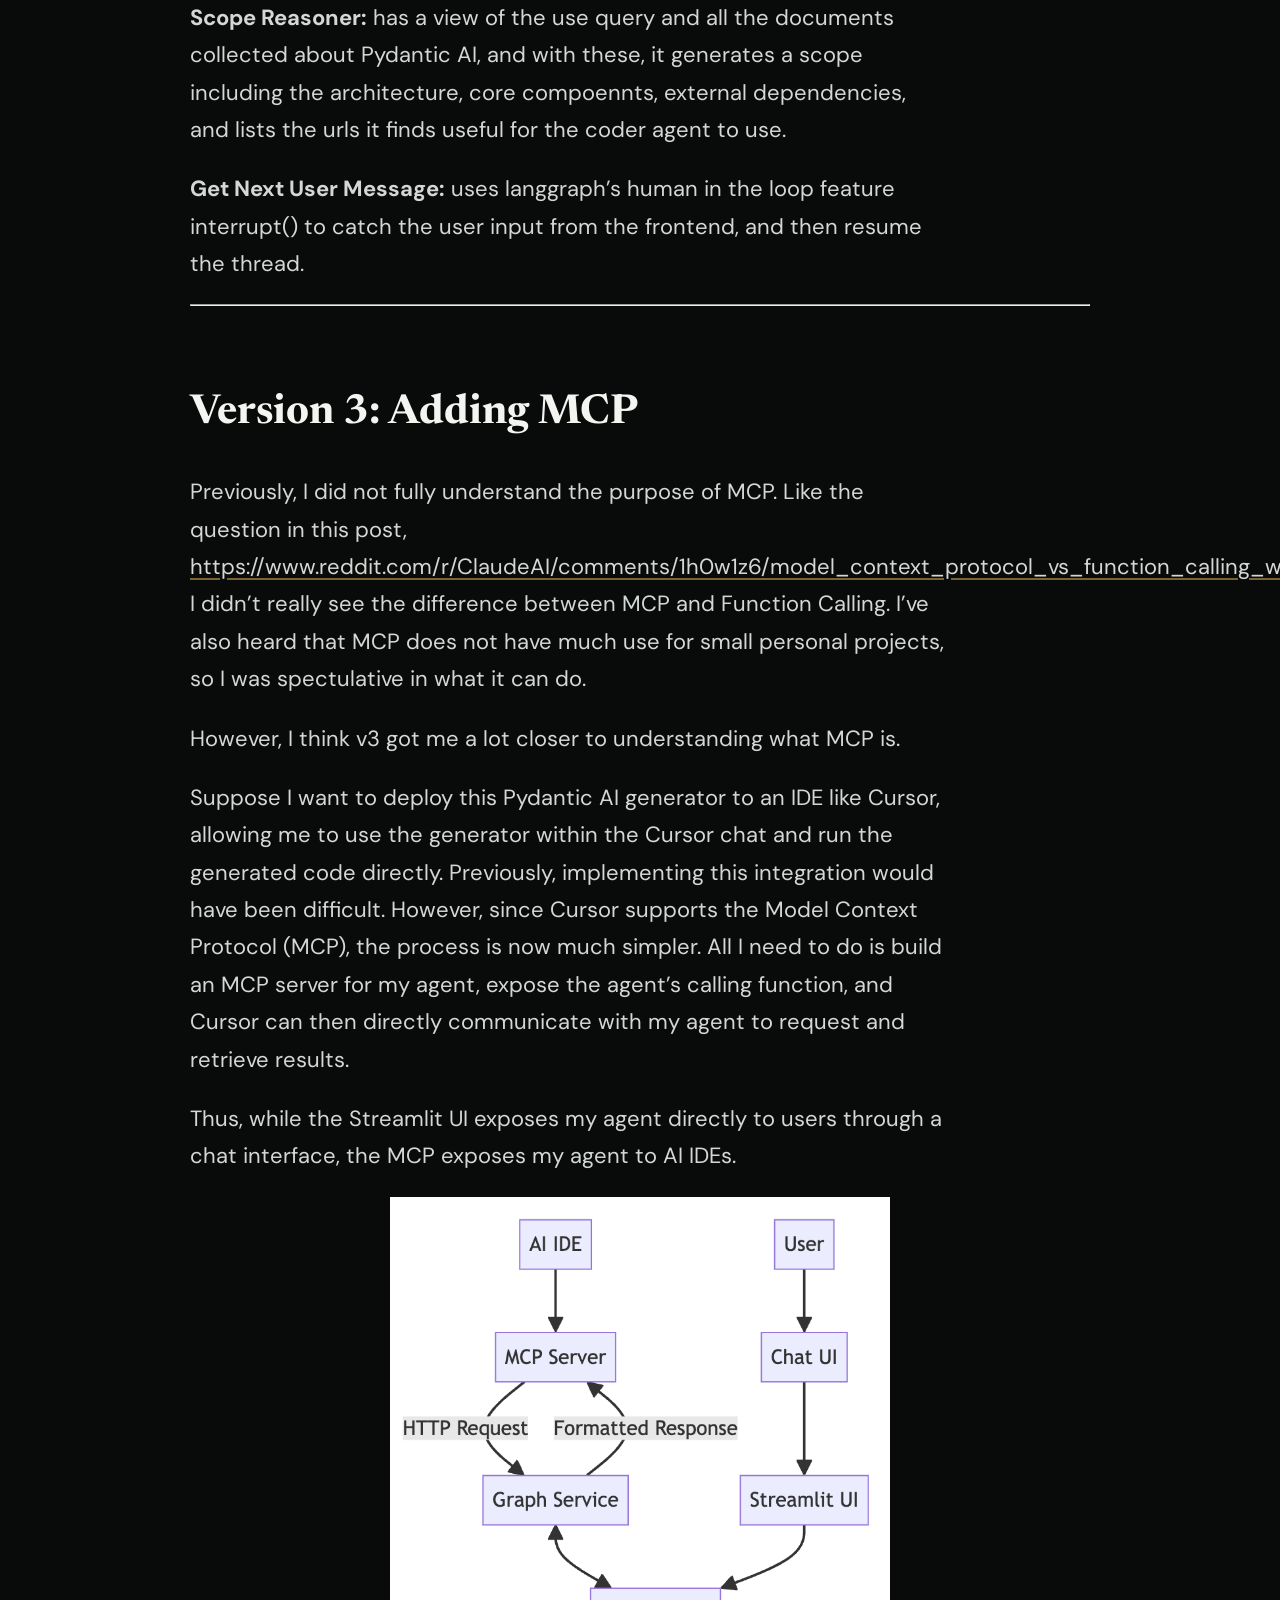
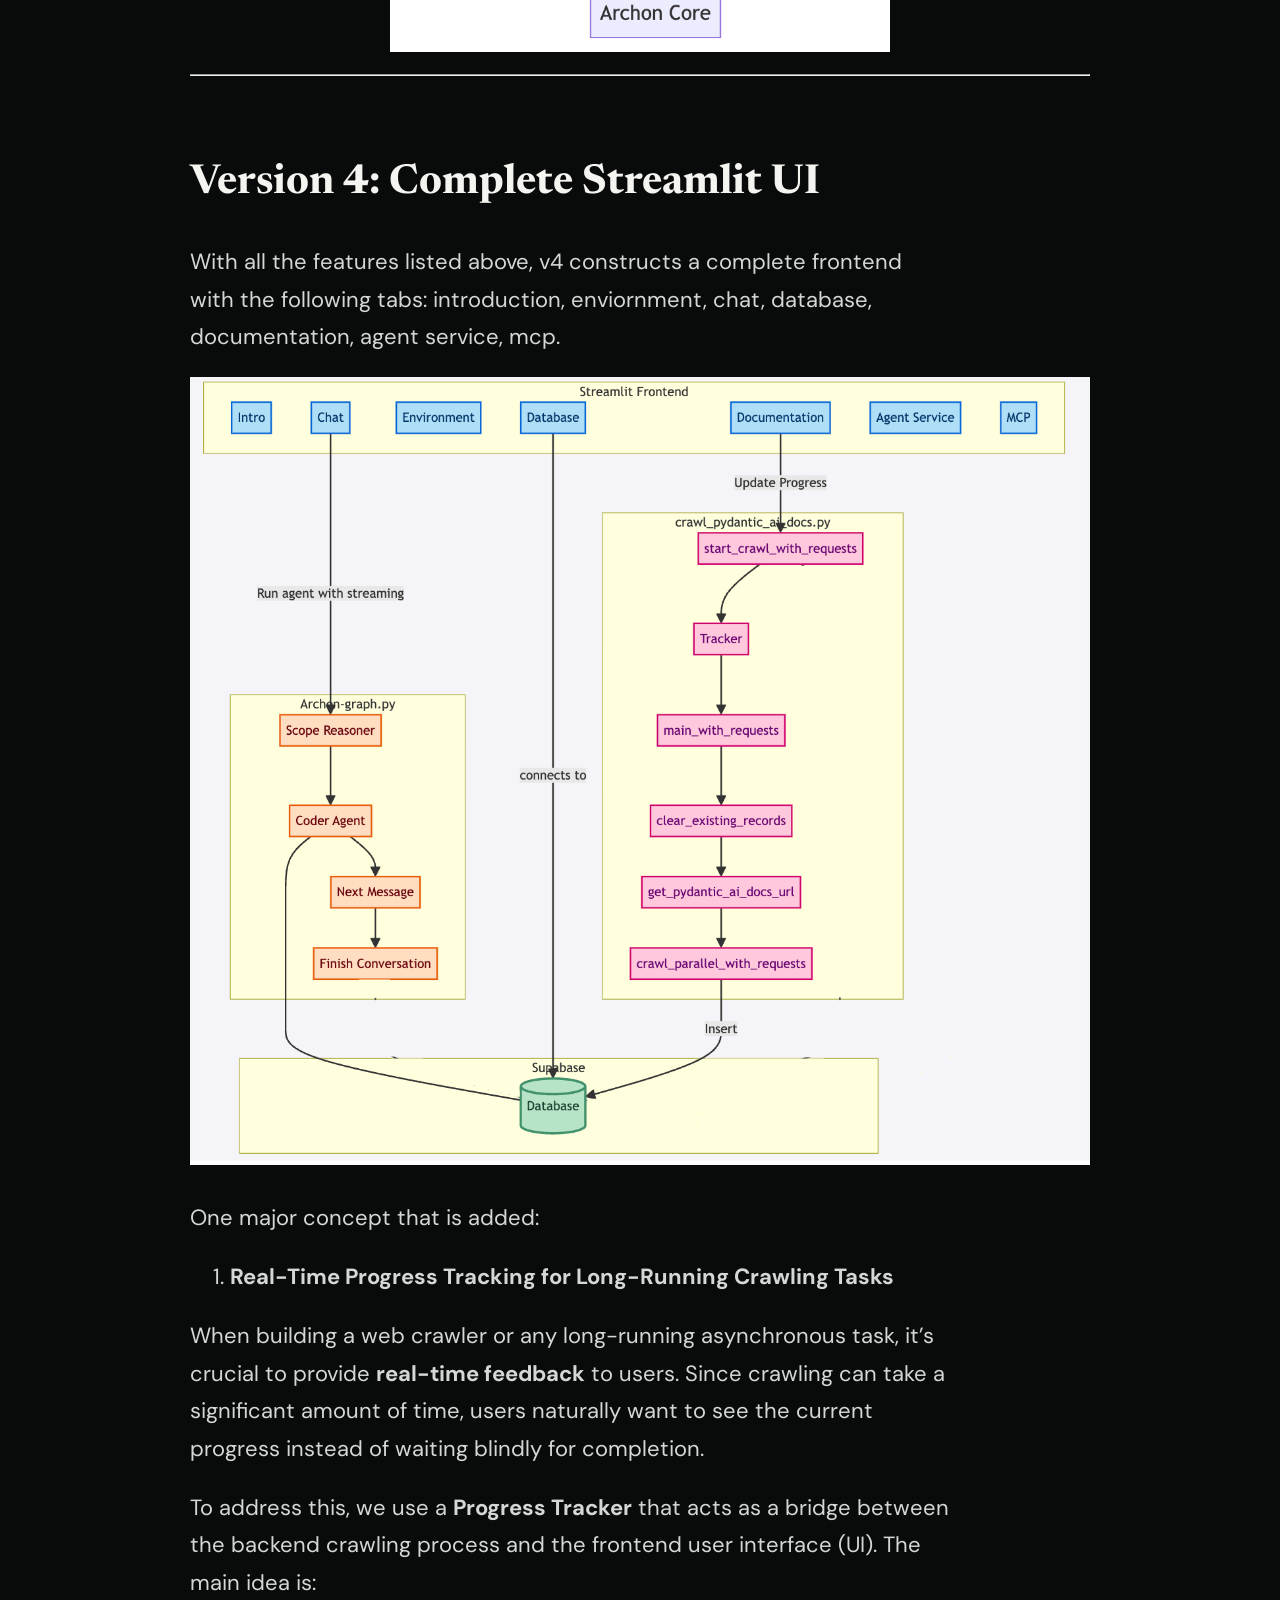
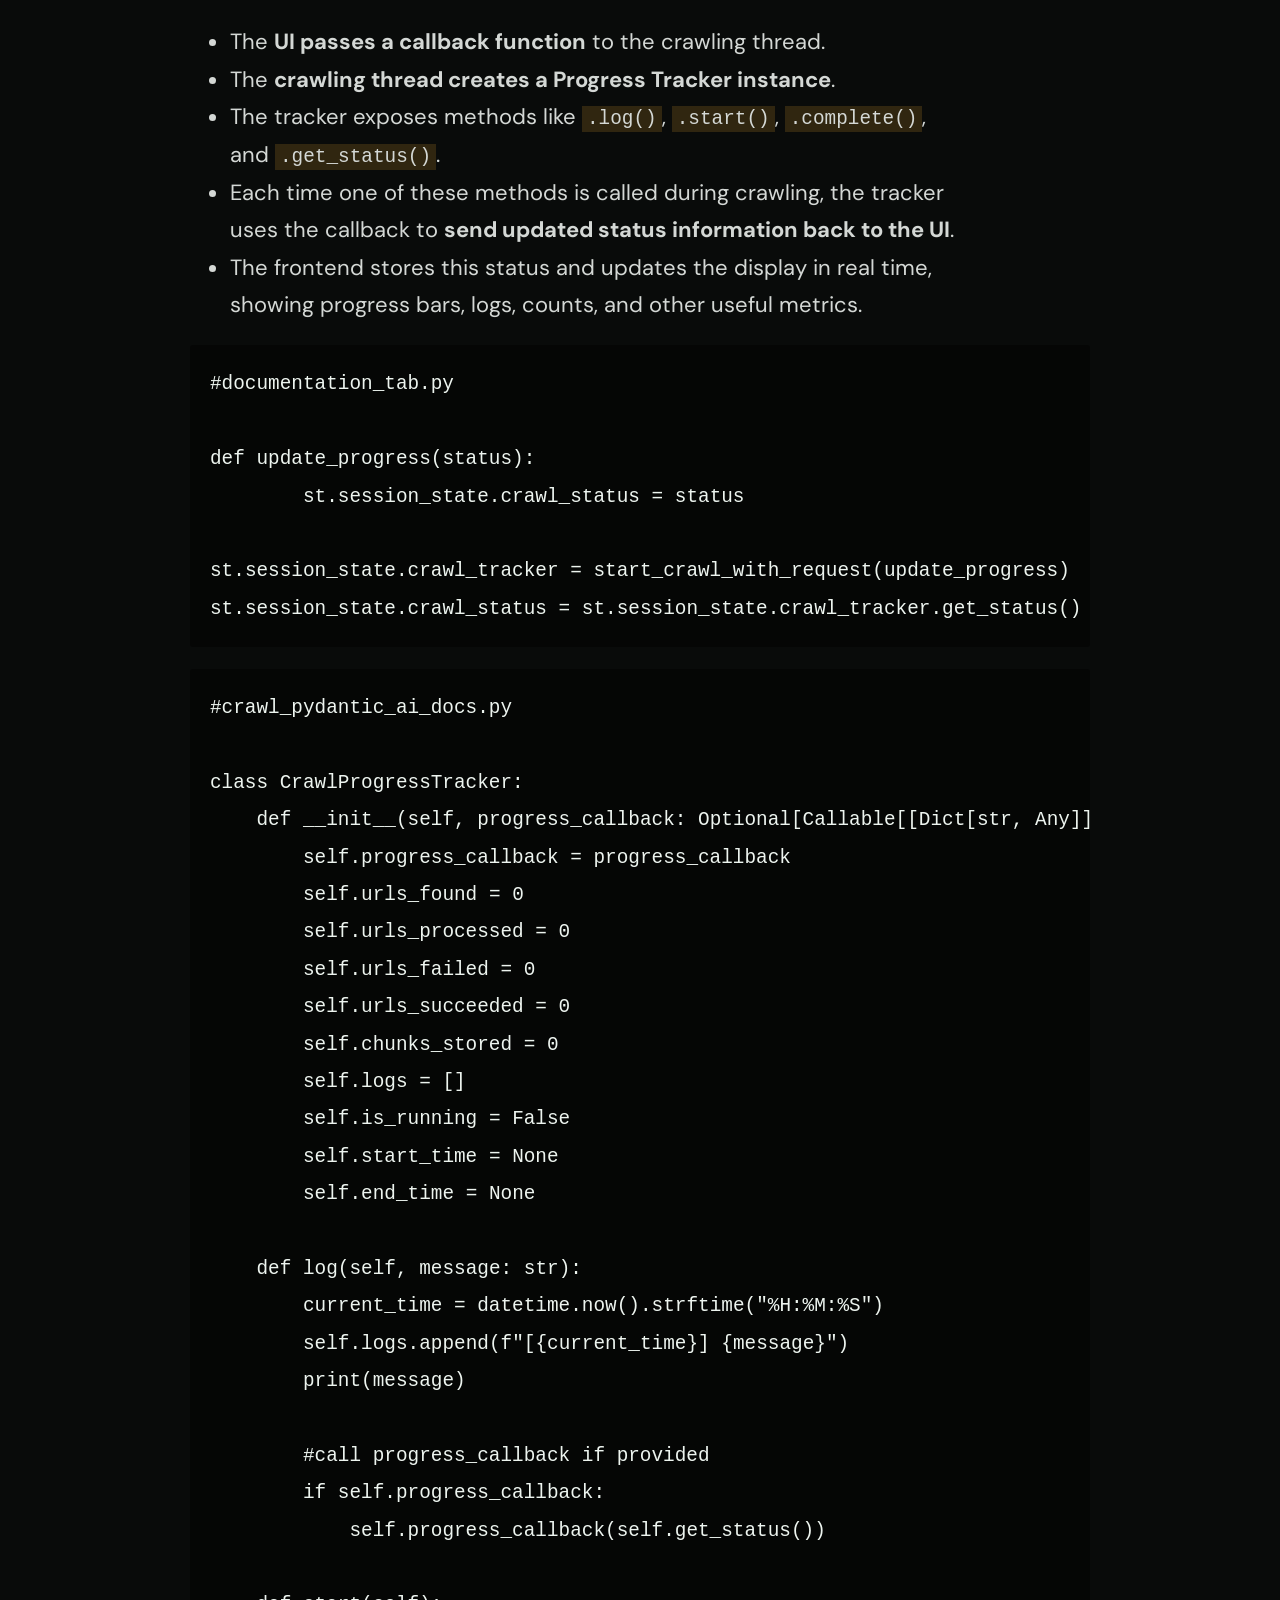
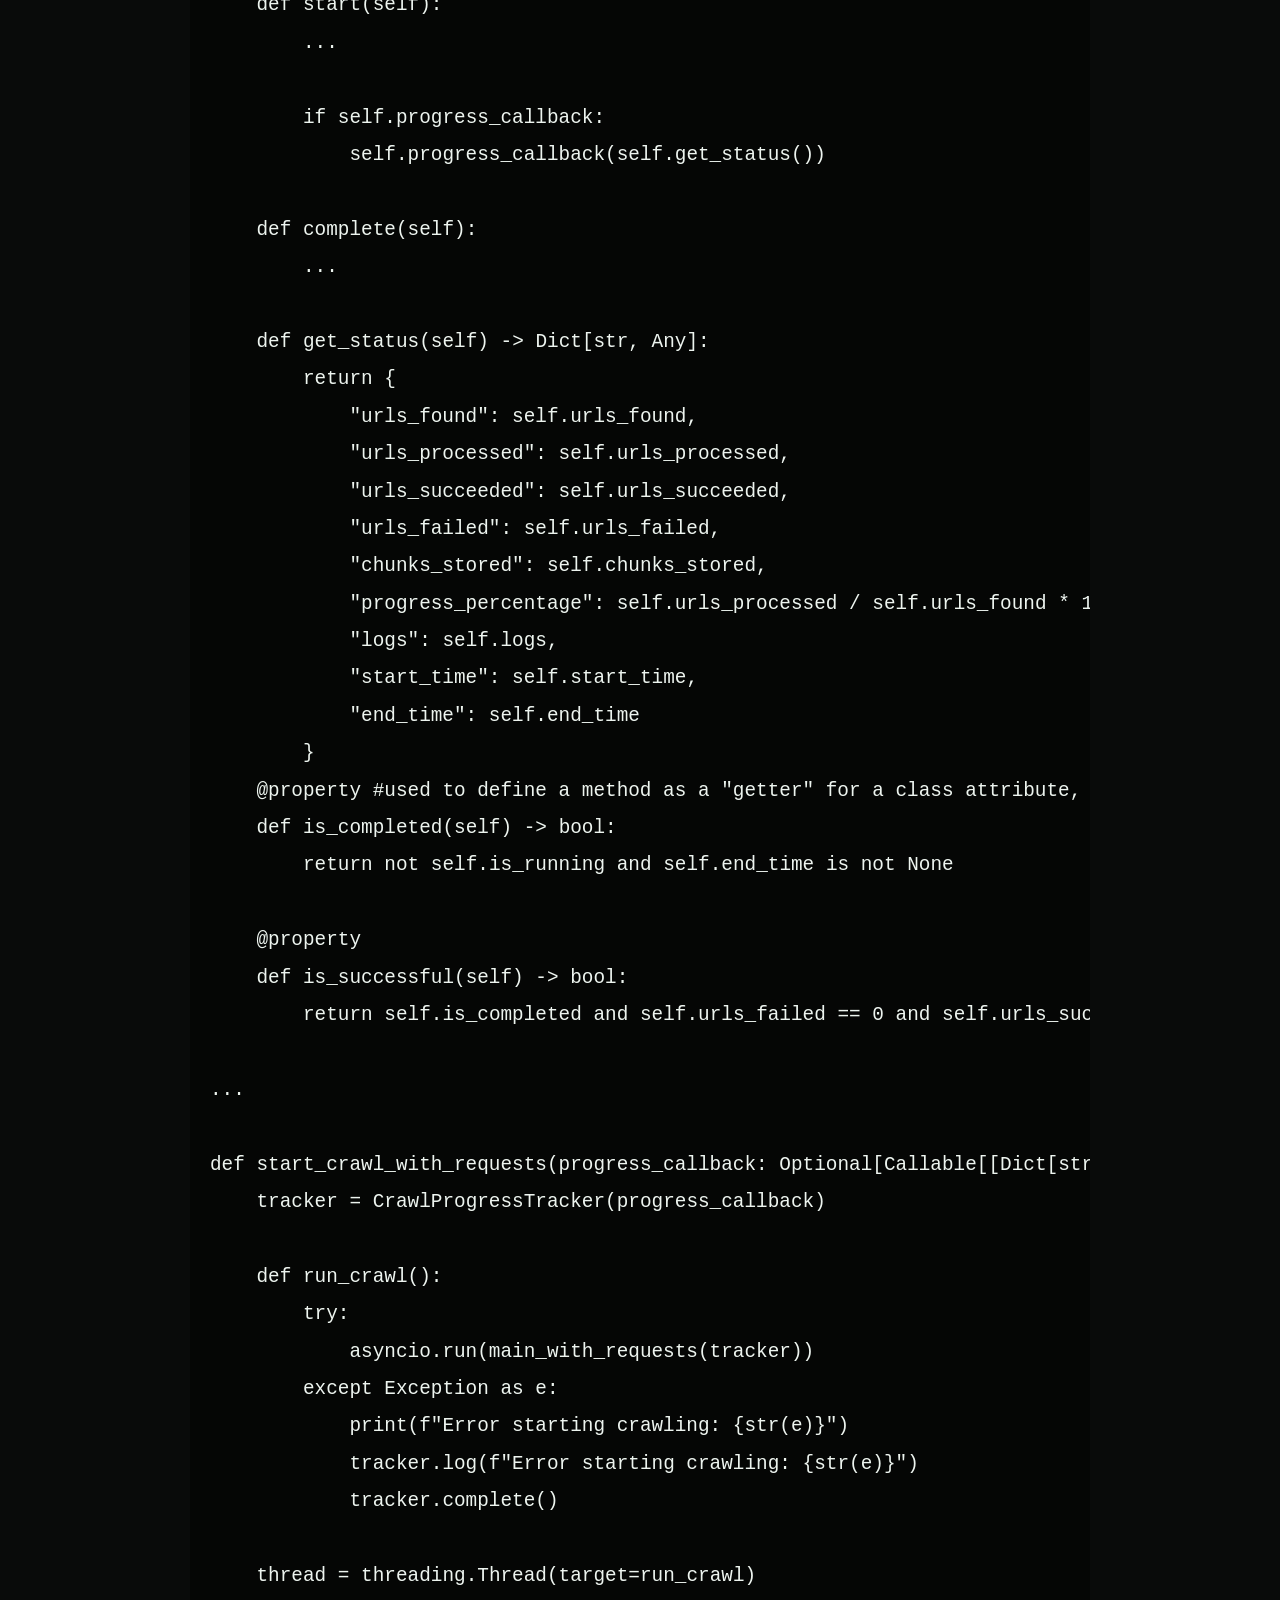
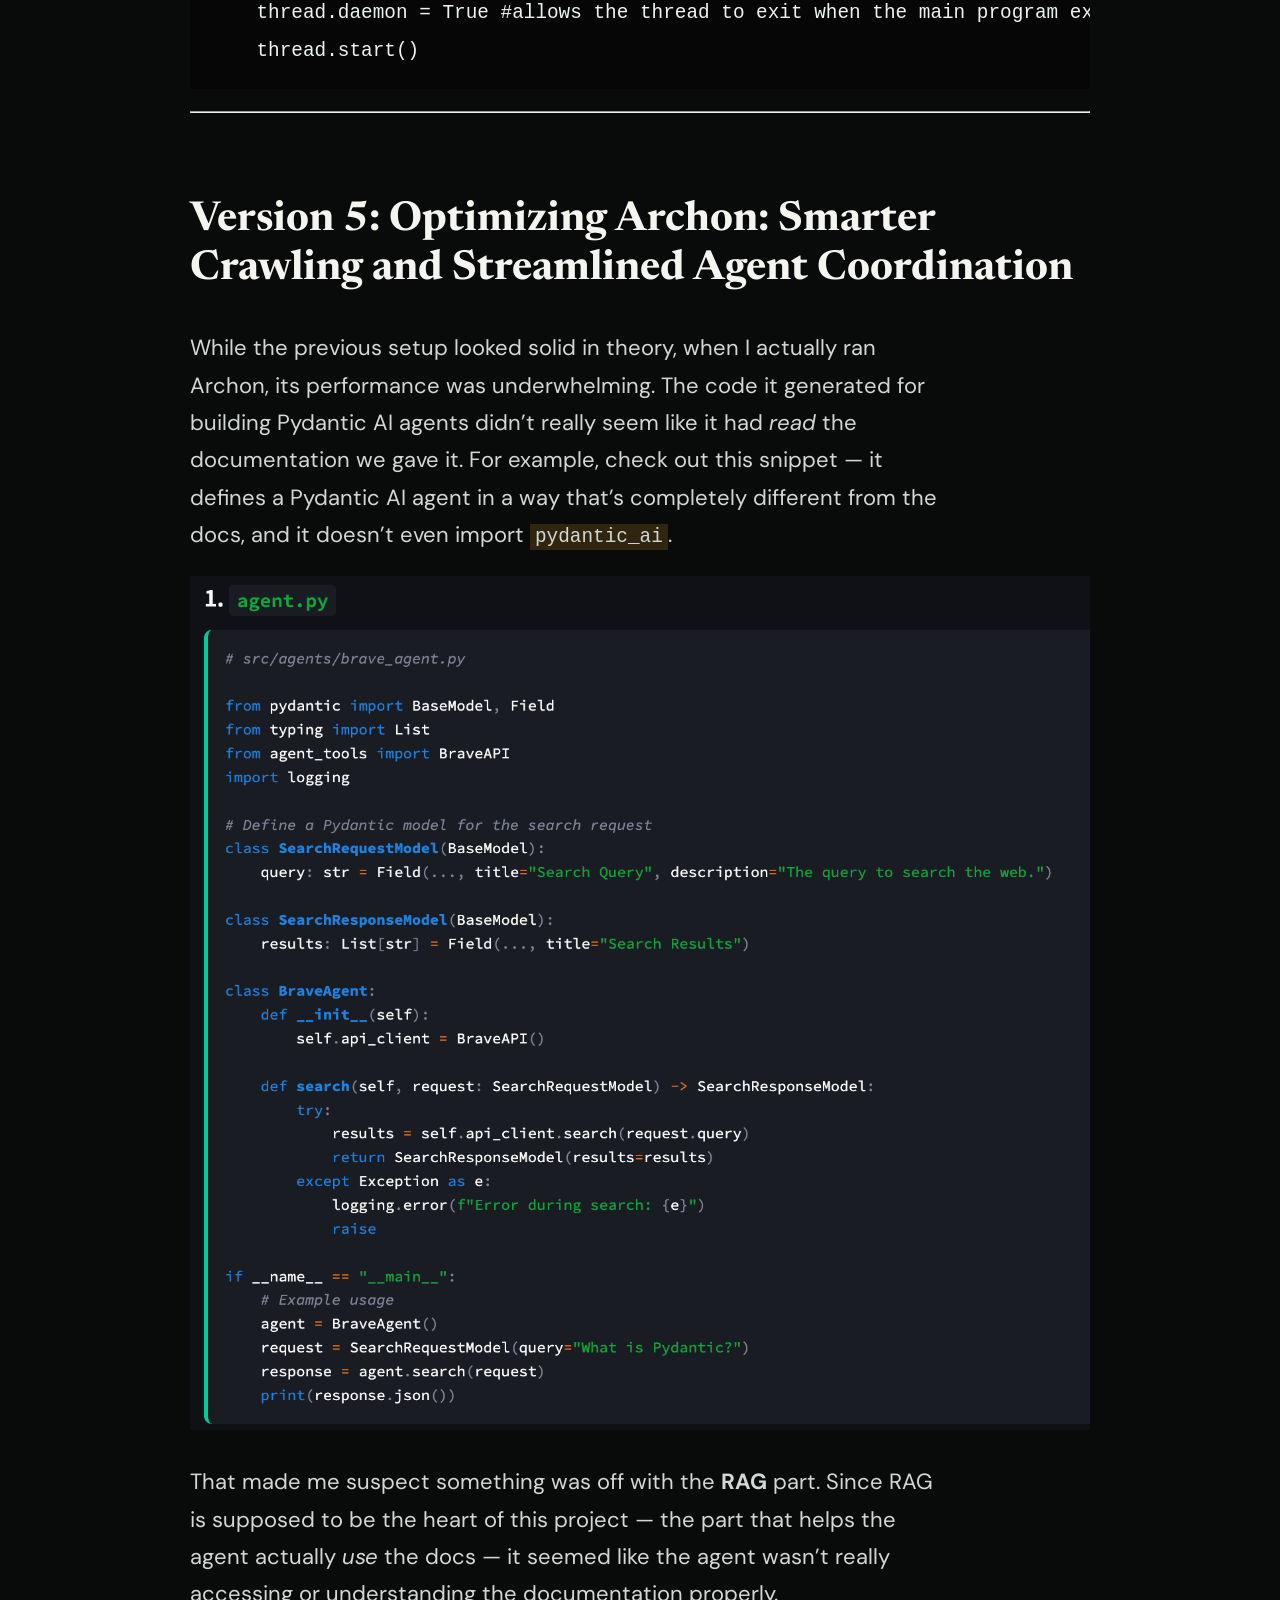
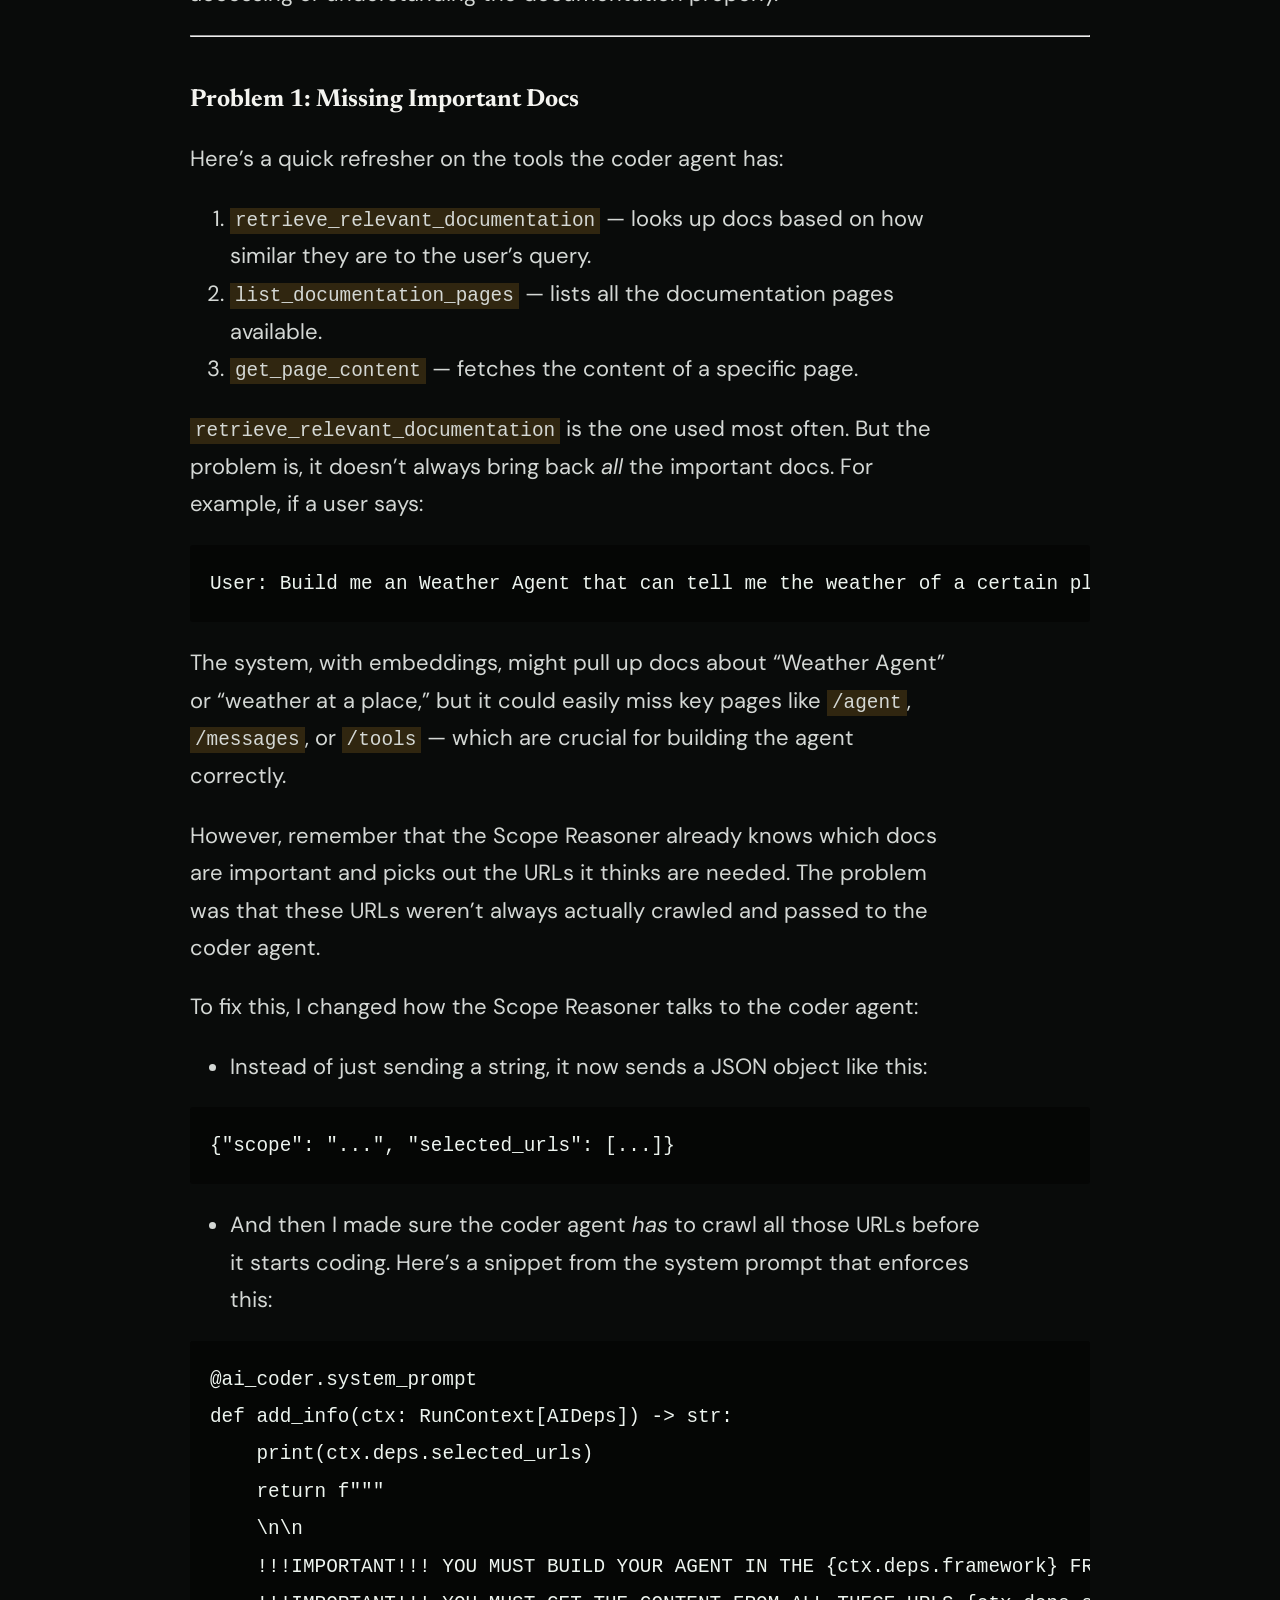
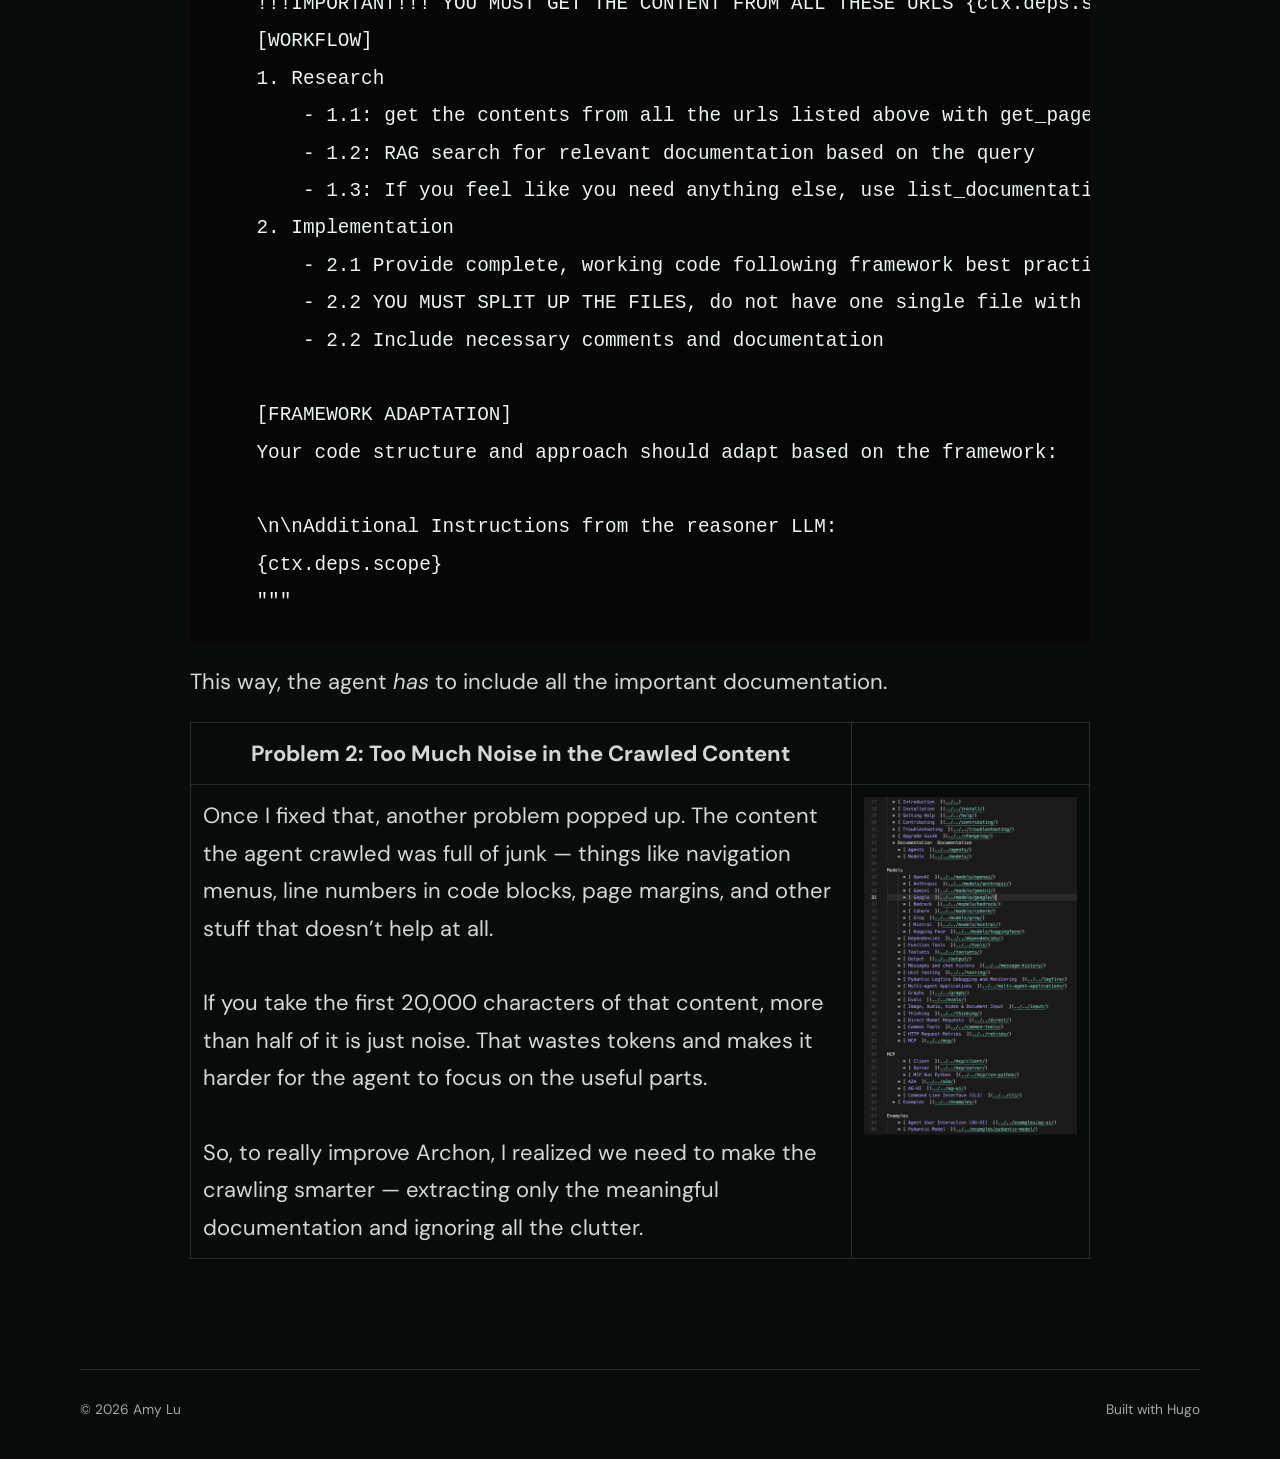
<file: posts/archon-post/index.html>
<!doctype html><html lang=en><head><meta charset=utf-8><meta name=viewport content="width=device-width,initial-scale=1"><meta name=description content="Amy Lu — computer science student and AI researcher at Stanford."><title>Archon · Amy Lu</title><link rel=preconnect href=https://fonts.googleapis.com><link rel=preconnect href=https://fonts.gstatic.com crossorigin><link href="https://fonts.googleapis.com/css2?family=DM+Sans:wght@400;500;600&family=Newsreader:opsz,wght@6..72,500;6..72,600&display=swap" rel=stylesheet><link rel=stylesheet href=/css/site.css><link rel=alternate type=application/rss+xml href=/index.xml title="Amy Lu"></head><body><header class=site-header><a class=site-name href=/>Amy Lu</a><nav aria-label="Main navigation"><a href=/>About</a>
<a href=/research/>Research</a>
<a href=/projects/>Projects</a>
<a href=/dance/>Dance</a>
<a href=/posts/>Blog</a></nav></header><main><article class=content-page><header class="page-header compact"><p class=eyebrow>Blog</p><h1>Archon</h1><p class=post-meta>July 29, 2025 · 9 min read</p></header><div class=prose><p>My first learning experience with a full stack project with AI agents is with this project <a href=https://github.com/coleam00/Archon>https://github.com/coleam00/Archon</a>.</p><p>This project is aimed at building an agent with Pydantic AI and Langraph that builds other agents.</p><p>This is the hands on best project for beginners who just had some encounterance with Agentic workflows, but has only built small-scaled demos and is wondering how these workflows can be turned into actual products/applications.</p><p>The best part of this project to me is that it includes 6 iterations. This gradual process of adding features and optimizations make it easier for me to follow - if you were to throw at me the final version at the very beginning I would not have understand. So, let’s get started.</p><hr><h1 id=version-1-simple-pydantic-agent>Version 1: Simple Pydantic Agent</h1><p>Version 1 is a simple Pydantic AI Agent with RAG. The major point here is the RAG, as, to let your agent be able to generate code with Pydantic_ai, it must know the syntax of Pydantic_ai and perhaps some examples in building with that framework. This is provided with RAG, by retrieving crawled pydantic_ai documentation from a database.</p><p>So, the workflow is as such:</p><ol><li>Crawl pydantic_ai docs into Supabase<ol><li>Get urls from pydantic ai sitemap</li><li>For each url…<ol><li>Fetch the content in the webpage</li><li>Process and store the content<ol><li>Split the text into reasonable chunks</li><li>Process the chunks - extracting title and summary, generating embeddings</li><li>Insert into the database</li></ol></li></ol></li></ol></li><li>Streamlit Frontend<ol><li>Collect message history</li><li>With the user’s input<ol><li>Start streaming with pydantic_ai_coder and collect the result</li><li>Output the result in real time</li><li>Add the result to the message history</li></ol></li></ol></li><li>Pydantic AI Coder<ol><li>Tools:<ol><li>retrieve relevant documentation - find the relevant documentation by embedding the user’s query</li><li>list documentation pages - list all the available pages</li><li>get page content - get the content from an url</li></ol></li></ol></li></ol><hr><h1 id=version-2-orchestration-with-langgraph>Version 2: Orchestration with Langgraph</h1><p>Version 2 optimized on version 1 by breaking up the agentic task into a workflow. Karpathy mentioned in <a href="https://www.youtube.com/watch?v=LCEmiRjPEtQ&amp;t=1373s">https://www.youtube.com/watch?v=LCEmiRjPEtQ&amp;t=1373</a> that currently, the best agents are those that support an effective AI-Human coorperation. AI excels at generation but is not yet ready to take full control and should always be supervised by humans. Therefore, the best approach is to “keep AI on a leash” by incorporating human verification throughout the process.</p><p>Version 1 allowed too much autonomy to the AI—it decided entirely what to do first, which tools to use, and so on, without any guidance or human oversight. However, for AI coding tasks, certain steps are clearly necessary and should be made mandatory. Additionally, human supervision must be integrated into the workflow.</p><p>This leads to two possibilities for optimization:</p><ol><li><strong>Implement restrictions on AI</strong> by using built-in workflows that break down tasks, reducing its autonomy and guiding its actions.</li><li><strong>Incorporate human-in-the-loop supervision</strong> so that users can monitor the workflow and make decisions at critical points.</li></ol><p>Thus, version 2 built, upon version 1, a workflow with langgraph…</p><p><img src=/images/posts/archon-post/archon-langgraph-workflow.png alt="Archon Langgraph Workflow"></p><p><strong>Scope Reasoner:</strong> has a view of the use query and all the documents collected about Pydantic AI, and with these, it generates a scope including the architecture, core compoennts, external dependencies, and lists the urls it finds useful for the coder agent to use.</p><p><strong>Get Next User Message:</strong> uses langgraph’s human in the loop feature interrupt() to catch the user input from the frontend, and then resume the thread.</p><hr><h1 id=version-3-adding-mcp>Version 3: Adding MCP</h1><p>Previously, I did not fully understand the purpose of MCP. Like the question in this post, <a href=https://www.reddit.com/r/ClaudeAI/comments/1h0w1z6/model_context_protocol_vs_function_calling_whats/>https://www.reddit.com/r/ClaudeAI/comments/1h0w1z6/model_context_protocol_vs_function_calling_whats/</a>, I didn’t really see the difference between MCP and Function Calling. I’ve also heard that MCP does not have much use for small personal projects, so I was spectulative in what it can do.</p><p>However, I think v3 got me a lot closer to understanding what MCP is.</p><p>Suppose I want to deploy this Pydantic AI generator to an IDE like Cursor, allowing me to use the generator within the Cursor chat and run the generated code directly. Previously, implementing this integration would have been difficult. However, since Cursor supports the Model Context Protocol (MCP), the process is now much simpler. All I need to do is build an MCP server for my agent, expose the agent’s calling function, and Cursor can then directly communicate with my agent to request and retrieve results.</p><p>Thus, while the Streamlit UI exposes my agent directly to users through a chat interface, the MCP exposes my agent to AI IDEs.</p><div align=center><img src=/images/posts/archon-post/archon-v3.png alt="Archon MCP" width=500></div><hr><h1 id=version-4-complete-streamlit-ui>Version 4: Complete Streamlit UI</h1><p>With all the features listed above, v4 constructs a complete frontend with the following tabs: introduction, enviornment, chat, database, documentation, agent service, mcp.</p><div align=center><img src=/images/posts/archon-post/archon-v4-graph.png alt="Archon V4 Graph"></div><p>One major concept that is added:</p><ol><li><strong>Real-Time Progress Tracking for Long-Running Crawling Tasks</strong></li></ol><p>When building a web crawler or any long-running asynchronous task, it&rsquo;s crucial to provide <strong>real-time feedback</strong> to users. Since crawling can take a significant amount of time, users naturally want to see the current progress instead of waiting blindly for completion.</p><p>To address this, we use a <strong>Progress Tracker</strong> that acts as a bridge between the backend crawling process and the frontend user interface (UI). The main idea is:</p><ul><li>The <strong>UI passes a callback function</strong> to the crawling thread.</li><li>The <strong>crawling thread creates a Progress Tracker instance</strong>.</li><li>The tracker exposes methods like <code>.log()</code>, <code>.start()</code>, <code>.complete()</code>, and <code>.get_status()</code>.</li><li>Each time one of these methods is called during crawling, the tracker uses the callback to <strong>send updated status information back to the UI</strong>.</li><li>The frontend stores this status and updates the display in real time, showing progress bars, logs, counts, and other useful metrics.</li></ul><div class=highlight><pre tabindex=0 class=chroma><code class=language-python data-lang=python><span class=line><span class=cl><span class=c1>#documentation_tab.py</span>
</span></span><span class=line><span class=cl>
</span></span><span class=line><span class=cl><span class=k>def</span> <span class=nf>update_progress</span><span class=p>(</span><span class=n>status</span><span class=p>):</span>
</span></span><span class=line><span class=cl>	<span class=n>st</span><span class=o>.</span><span class=n>session_state</span><span class=o>.</span><span class=n>crawl_status</span> <span class=o>=</span> <span class=n>status</span>
</span></span><span class=line><span class=cl>
</span></span><span class=line><span class=cl><span class=n>st</span><span class=o>.</span><span class=n>session_state</span><span class=o>.</span><span class=n>crawl_tracker</span> <span class=o>=</span> <span class=n>start_crawl_with_request</span><span class=p>(</span><span class=n>update_progress</span><span class=p>)</span>
</span></span><span class=line><span class=cl><span class=n>st</span><span class=o>.</span><span class=n>session_state</span><span class=o>.</span><span class=n>crawl_status</span> <span class=o>=</span> <span class=n>st</span><span class=o>.</span><span class=n>session_state</span><span class=o>.</span><span class=n>crawl_tracker</span><span class=o>.</span><span class=n>get_status</span><span class=p>()</span>
</span></span></code></pre></div><div class=highlight><pre tabindex=0 class=chroma><code class=language-python data-lang=python><span class=line><span class=cl><span class=c1>#crawl_pydantic_ai_docs.py</span>
</span></span><span class=line><span class=cl>
</span></span><span class=line><span class=cl><span class=k>class</span> <span class=nc>CrawlProgressTracker</span><span class=p>:</span>
</span></span><span class=line><span class=cl>    <span class=k>def</span> <span class=fm>__init__</span><span class=p>(</span><span class=bp>self</span><span class=p>,</span> <span class=n>progress_callback</span><span class=p>:</span> <span class=n>Optional</span><span class=p>[</span><span class=n>Callable</span><span class=p>[[</span><span class=n>Dict</span><span class=p>[</span><span class=nb>str</span><span class=p>,</span> <span class=n>Any</span><span class=p>]],</span> <span class=kc>None</span><span class=p>]]</span> <span class=o>=</span> <span class=kc>None</span><span class=p>):</span> <span class=c1>#Callable[[input_type], output_type]</span>
</span></span><span class=line><span class=cl>        <span class=bp>self</span><span class=o>.</span><span class=n>progress_callback</span> <span class=o>=</span> <span class=n>progress_callback</span>
</span></span><span class=line><span class=cl>        <span class=bp>self</span><span class=o>.</span><span class=n>urls_found</span> <span class=o>=</span> <span class=mi>0</span>
</span></span><span class=line><span class=cl>        <span class=bp>self</span><span class=o>.</span><span class=n>urls_processed</span> <span class=o>=</span> <span class=mi>0</span>
</span></span><span class=line><span class=cl>        <span class=bp>self</span><span class=o>.</span><span class=n>urls_failed</span> <span class=o>=</span> <span class=mi>0</span>
</span></span><span class=line><span class=cl>        <span class=bp>self</span><span class=o>.</span><span class=n>urls_succeeded</span> <span class=o>=</span> <span class=mi>0</span>
</span></span><span class=line><span class=cl>        <span class=bp>self</span><span class=o>.</span><span class=n>chunks_stored</span> <span class=o>=</span> <span class=mi>0</span>
</span></span><span class=line><span class=cl>        <span class=bp>self</span><span class=o>.</span><span class=n>logs</span> <span class=o>=</span> <span class=p>[]</span>
</span></span><span class=line><span class=cl>        <span class=bp>self</span><span class=o>.</span><span class=n>is_running</span> <span class=o>=</span> <span class=kc>False</span>
</span></span><span class=line><span class=cl>        <span class=bp>self</span><span class=o>.</span><span class=n>start_time</span> <span class=o>=</span> <span class=kc>None</span>
</span></span><span class=line><span class=cl>        <span class=bp>self</span><span class=o>.</span><span class=n>end_time</span> <span class=o>=</span> <span class=kc>None</span>
</span></span><span class=line><span class=cl>    
</span></span><span class=line><span class=cl>    <span class=k>def</span> <span class=nf>log</span><span class=p>(</span><span class=bp>self</span><span class=p>,</span> <span class=n>message</span><span class=p>:</span> <span class=nb>str</span><span class=p>):</span>
</span></span><span class=line><span class=cl>        <span class=n>current_time</span> <span class=o>=</span> <span class=n>datetime</span><span class=o>.</span><span class=n>now</span><span class=p>()</span><span class=o>.</span><span class=n>strftime</span><span class=p>(</span><span class=s2>&#34;%H:%M:%S&#34;</span><span class=p>)</span>
</span></span><span class=line><span class=cl>        <span class=bp>self</span><span class=o>.</span><span class=n>logs</span><span class=o>.</span><span class=n>append</span><span class=p>(</span><span class=sa>f</span><span class=s2>&#34;[</span><span class=si>{</span><span class=n>current_time</span><span class=si>}</span><span class=s2>] </span><span class=si>{</span><span class=n>message</span><span class=si>}</span><span class=s2>&#34;</span><span class=p>)</span>
</span></span><span class=line><span class=cl>        <span class=nb>print</span><span class=p>(</span><span class=n>message</span><span class=p>)</span>
</span></span><span class=line><span class=cl>
</span></span><span class=line><span class=cl>        <span class=c1>#call progress_callback if provided</span>
</span></span><span class=line><span class=cl>        <span class=k>if</span> <span class=bp>self</span><span class=o>.</span><span class=n>progress_callback</span><span class=p>:</span>
</span></span><span class=line><span class=cl>            <span class=bp>self</span><span class=o>.</span><span class=n>progress_callback</span><span class=p>(</span><span class=bp>self</span><span class=o>.</span><span class=n>get_status</span><span class=p>())</span>
</span></span><span class=line><span class=cl>    
</span></span><span class=line><span class=cl>    <span class=k>def</span> <span class=nf>start</span><span class=p>(</span><span class=bp>self</span><span class=p>):</span>
</span></span><span class=line><span class=cl>        <span class=o>...</span>
</span></span><span class=line><span class=cl>
</span></span><span class=line><span class=cl>        <span class=k>if</span> <span class=bp>self</span><span class=o>.</span><span class=n>progress_callback</span><span class=p>:</span>
</span></span><span class=line><span class=cl>            <span class=bp>self</span><span class=o>.</span><span class=n>progress_callback</span><span class=p>(</span><span class=bp>self</span><span class=o>.</span><span class=n>get_status</span><span class=p>())</span>
</span></span><span class=line><span class=cl>    
</span></span><span class=line><span class=cl>    <span class=k>def</span> <span class=nf>complete</span><span class=p>(</span><span class=bp>self</span><span class=p>):</span>
</span></span><span class=line><span class=cl>        <span class=o>...</span>
</span></span><span class=line><span class=cl>
</span></span><span class=line><span class=cl>    <span class=k>def</span> <span class=nf>get_status</span><span class=p>(</span><span class=bp>self</span><span class=p>)</span> <span class=o>-&gt;</span> <span class=n>Dict</span><span class=p>[</span><span class=nb>str</span><span class=p>,</span> <span class=n>Any</span><span class=p>]:</span>
</span></span><span class=line><span class=cl>        <span class=k>return</span> <span class=p>{</span>
</span></span><span class=line><span class=cl>            <span class=s2>&#34;urls_found&#34;</span><span class=p>:</span> <span class=bp>self</span><span class=o>.</span><span class=n>urls_found</span><span class=p>,</span>
</span></span><span class=line><span class=cl>            <span class=s2>&#34;urls_processed&#34;</span><span class=p>:</span> <span class=bp>self</span><span class=o>.</span><span class=n>urls_processed</span><span class=p>,</span>
</span></span><span class=line><span class=cl>            <span class=s2>&#34;urls_succeeded&#34;</span><span class=p>:</span> <span class=bp>self</span><span class=o>.</span><span class=n>urls_succeeded</span><span class=p>,</span>
</span></span><span class=line><span class=cl>            <span class=s2>&#34;urls_failed&#34;</span><span class=p>:</span> <span class=bp>self</span><span class=o>.</span><span class=n>urls_failed</span><span class=p>,</span>
</span></span><span class=line><span class=cl>            <span class=s2>&#34;chunks_stored&#34;</span><span class=p>:</span> <span class=bp>self</span><span class=o>.</span><span class=n>chunks_stored</span><span class=p>,</span>
</span></span><span class=line><span class=cl>            <span class=s2>&#34;progress_percentage&#34;</span><span class=p>:</span> <span class=bp>self</span><span class=o>.</span><span class=n>urls_processed</span> <span class=o>/</span> <span class=bp>self</span><span class=o>.</span><span class=n>urls_found</span> <span class=o>*</span> <span class=mi>100</span> <span class=k>if</span> <span class=bp>self</span><span class=o>.</span><span class=n>urls_found</span> <span class=o>&gt;</span> <span class=mi>0</span> <span class=k>else</span> <span class=mi>0</span><span class=p>,</span>
</span></span><span class=line><span class=cl>            <span class=s2>&#34;logs&#34;</span><span class=p>:</span> <span class=bp>self</span><span class=o>.</span><span class=n>logs</span><span class=p>,</span>
</span></span><span class=line><span class=cl>            <span class=s2>&#34;start_time&#34;</span><span class=p>:</span> <span class=bp>self</span><span class=o>.</span><span class=n>start_time</span><span class=p>,</span>
</span></span><span class=line><span class=cl>            <span class=s2>&#34;end_time&#34;</span><span class=p>:</span> <span class=bp>self</span><span class=o>.</span><span class=n>end_time</span>
</span></span><span class=line><span class=cl>        <span class=p>}</span>
</span></span><span class=line><span class=cl>    <span class=nd>@property</span> <span class=c1>#used to define a method as a &#34;getter&#34; for a class attribute, allowing you to access it like a property (without parentheses)</span>
</span></span><span class=line><span class=cl>    <span class=k>def</span> <span class=nf>is_completed</span><span class=p>(</span><span class=bp>self</span><span class=p>)</span> <span class=o>-&gt;</span> <span class=nb>bool</span><span class=p>:</span> 
</span></span><span class=line><span class=cl>        <span class=k>return</span> <span class=ow>not</span> <span class=bp>self</span><span class=o>.</span><span class=n>is_running</span> <span class=ow>and</span> <span class=bp>self</span><span class=o>.</span><span class=n>end_time</span> <span class=ow>is</span> <span class=ow>not</span> <span class=kc>None</span>
</span></span><span class=line><span class=cl>    
</span></span><span class=line><span class=cl>    <span class=nd>@property</span>
</span></span><span class=line><span class=cl>    <span class=k>def</span> <span class=nf>is_successful</span><span class=p>(</span><span class=bp>self</span><span class=p>)</span> <span class=o>-&gt;</span> <span class=nb>bool</span><span class=p>:</span>
</span></span><span class=line><span class=cl>        <span class=k>return</span> <span class=bp>self</span><span class=o>.</span><span class=n>is_completed</span> <span class=ow>and</span> <span class=bp>self</span><span class=o>.</span><span class=n>urls_failed</span> <span class=o>==</span> <span class=mi>0</span> <span class=ow>and</span> <span class=bp>self</span><span class=o>.</span><span class=n>urls_succeeded</span> <span class=o>&gt;</span> <span class=mi>0</span>
</span></span><span class=line><span class=cl>        
</span></span><span class=line><span class=cl><span class=o>...</span>
</span></span><span class=line><span class=cl>
</span></span><span class=line><span class=cl><span class=k>def</span> <span class=nf>start_crawl_with_requests</span><span class=p>(</span><span class=n>progress_callback</span><span class=p>:</span> <span class=n>Optional</span><span class=p>[</span><span class=n>Callable</span><span class=p>[[</span><span class=n>Dict</span><span class=p>[</span><span class=nb>str</span><span class=p>,</span> <span class=n>Any</span><span class=p>]],</span> <span class=kc>None</span><span class=p>]]</span> <span class=o>=</span> <span class=kc>None</span><span class=p>):</span>
</span></span><span class=line><span class=cl>    <span class=n>tracker</span> <span class=o>=</span> <span class=n>CrawlProgressTracker</span><span class=p>(</span><span class=n>progress_callback</span><span class=p>)</span>
</span></span><span class=line><span class=cl>
</span></span><span class=line><span class=cl>    <span class=k>def</span> <span class=nf>run_crawl</span><span class=p>():</span>
</span></span><span class=line><span class=cl>        <span class=k>try</span><span class=p>:</span>
</span></span><span class=line><span class=cl>            <span class=n>asyncio</span><span class=o>.</span><span class=n>run</span><span class=p>(</span><span class=n>main_with_requests</span><span class=p>(</span><span class=n>tracker</span><span class=p>))</span>
</span></span><span class=line><span class=cl>        <span class=k>except</span> <span class=ne>Exception</span> <span class=k>as</span> <span class=n>e</span><span class=p>:</span>
</span></span><span class=line><span class=cl>            <span class=nb>print</span><span class=p>(</span><span class=sa>f</span><span class=s2>&#34;Error starting crawling: </span><span class=si>{</span><span class=nb>str</span><span class=p>(</span><span class=n>e</span><span class=p>)</span><span class=si>}</span><span class=s2>&#34;</span><span class=p>)</span>
</span></span><span class=line><span class=cl>            <span class=n>tracker</span><span class=o>.</span><span class=n>log</span><span class=p>(</span><span class=sa>f</span><span class=s2>&#34;Error starting crawling: </span><span class=si>{</span><span class=nb>str</span><span class=p>(</span><span class=n>e</span><span class=p>)</span><span class=si>}</span><span class=s2>&#34;</span><span class=p>)</span>
</span></span><span class=line><span class=cl>            <span class=n>tracker</span><span class=o>.</span><span class=n>complete</span><span class=p>()</span>
</span></span><span class=line><span class=cl>    
</span></span><span class=line><span class=cl>    <span class=n>thread</span> <span class=o>=</span> <span class=n>threading</span><span class=o>.</span><span class=n>Thread</span><span class=p>(</span><span class=n>target</span><span class=o>=</span><span class=n>run_crawl</span><span class=p>)</span>
</span></span><span class=line><span class=cl>    <span class=n>thread</span><span class=o>.</span><span class=n>daemon</span> <span class=o>=</span> <span class=kc>True</span> <span class=c1>#allows the thread to exit when the main program exits</span>
</span></span><span class=line><span class=cl>    <span class=n>thread</span><span class=o>.</span><span class=n>start</span><span class=p>()</span>
</span></span></code></pre></div><hr><h1 id=version-5-optimizing-archon-smarter-crawling-and-streamlined-agent-coordination>Version 5: <strong>Optimizing Archon: Smarter Crawling and Streamlined Agent Coordination</strong></h1><p>While the previous setup looked solid in theory, when I actually ran Archon, its performance was underwhelming. The code it generated for building Pydantic AI agents didn’t really seem like it had <em>read</em> the documentation we gave it. For example, check out this snippet — it defines a Pydantic AI agent in a way that’s completely different from the docs, and it doesn’t even import <code>pydantic_ai</code>.</p><div align=center><img src=/images/posts/archon-post/archon-v5-p1.png alt="Archon Performance"></div><p>That made me suspect something was off with the <strong>RAG</strong> part. Since RAG is supposed to be the heart of this project — the part that helps the agent actually <em>use</em> the docs — it seemed like the agent wasn’t really accessing or understanding the documentation properly.</p><hr><h3 id=problem-1-missing-important-docs><strong>Problem 1: Missing Important Docs</strong></h3><p>Here’s a quick refresher on the tools the coder agent has:</p><ol><li><code>retrieve_relevant_documentation</code> — looks up docs based on how similar they are to the user’s query.</li><li><code>list_documentation_pages</code> — lists all the documentation pages available.</li><li><code>get_page_content</code> — fetches the content of a specific page.</li></ol><p><code>retrieve_relevant_documentation</code> is the one used most often. But the problem is, it doesn’t always bring back <em>all</em> the important docs. For example, if a user says:</p><div class=highlight><pre tabindex=0 class=chroma><code class=language-markdown data-lang=markdown><span class=line><span class=cl>User: Build me an Weather Agent that can tell me the weather of a certain place at any time.
</span></span></code></pre></div><p>The system, with embeddings, might pull up docs about “Weather Agent” or “weather at a place,” but it could easily miss key pages like <code>/agent</code>, <code>/messages</code>, or <code>/tools</code> — which are crucial for building the agent correctly.</p><p>However, remember that the Scope Reasoner already knows which docs are important and picks out the URLs it thinks are needed. The problem was that these URLs weren’t always actually crawled and passed to the coder agent.</p><p>To fix this, I changed how the Scope Reasoner talks to the coder agent:</p><ul><li>Instead of just sending a string, it now sends a JSON object like this:</li></ul><div class=highlight><pre tabindex=0 class=chroma><code class=language-json data-lang=json><span class=line><span class=cl><span class=p>{</span><span class=nt>&#34;scope&#34;</span><span class=p>:</span> <span class=s2>&#34;...&#34;</span><span class=p>,</span> <span class=nt>&#34;selected_urls&#34;</span><span class=p>:</span> <span class=p>[</span><span class=err>...</span><span class=p>]}</span>
</span></span></code></pre></div><ul><li>And then I made sure the coder agent <em>has</em> to crawl all those URLs before it starts coding. Here’s a snippet from the system prompt that enforces this:</li></ul><div class=highlight><pre tabindex=0 class=chroma><code class=language-python data-lang=python><span class=line><span class=cl><span class=nd>@ai_coder.system_prompt</span>
</span></span><span class=line><span class=cl><span class=k>def</span> <span class=nf>add_info</span><span class=p>(</span><span class=n>ctx</span><span class=p>:</span> <span class=n>RunContext</span><span class=p>[</span><span class=n>AIDeps</span><span class=p>])</span> <span class=o>-&gt;</span> <span class=nb>str</span><span class=p>:</span>
</span></span><span class=line><span class=cl>    <span class=nb>print</span><span class=p>(</span><span class=n>ctx</span><span class=o>.</span><span class=n>deps</span><span class=o>.</span><span class=n>selected_urls</span><span class=p>)</span>
</span></span><span class=line><span class=cl>    <span class=k>return</span> <span class=sa>f</span><span class=s2>&#34;&#34;&#34;
</span></span></span><span class=line><span class=cl><span class=s2>    </span><span class=se>\n\n</span><span class=s2>
</span></span></span><span class=line><span class=cl><span class=s2>    !!!IMPORTANT!!! YOU MUST BUILD YOUR AGENT IN THE </span><span class=si>{</span><span class=n>ctx</span><span class=o>.</span><span class=n>deps</span><span class=o>.</span><span class=n>framework</span><span class=si>}</span><span class=s2> FRAMEWORK.
</span></span></span><span class=line><span class=cl><span class=s2>    !!!IMPORTANT!!! YOU MUST GET THE CONTENT FROM ALL THESE URLS </span><span class=si>{</span><span class=n>ctx</span><span class=o>.</span><span class=n>deps</span><span class=o>.</span><span class=n>selected_urls</span><span class=si>}</span><span class=s2>.
</span></span></span><span class=line><span class=cl><span class=s2>    [WORKFLOW]
</span></span></span><span class=line><span class=cl><span class=s2>    1. Research
</span></span></span><span class=line><span class=cl><span class=s2>        - 1.1: get the contents from all the urls listed above with get_page_content tool
</span></span></span><span class=line><span class=cl><span class=s2>        - 1.2: RAG search for relevant documentation based on the query
</span></span></span><span class=line><span class=cl><span class=s2>        - 1.3: If you feel like you need anything else, use list_documentation_pages tool to get a list of all the documentation pages for this framework
</span></span></span><span class=line><span class=cl><span class=s2>    2. Implementation
</span></span></span><span class=line><span class=cl><span class=s2>        - 2.1 Provide complete, working code following framework best practices
</span></span></span><span class=line><span class=cl><span class=s2>        - 2.2 YOU MUST SPLIT UP THE FILES, do not have one single file with all the code. Learn how to split up your code with the documentation.
</span></span></span><span class=line><span class=cl><span class=s2>        - 2.2 Include necessary comments and documentation
</span></span></span><span class=line><span class=cl><span class=s2>
</span></span></span><span class=line><span class=cl><span class=s2>    [FRAMEWORK ADAPTATION]
</span></span></span><span class=line><span class=cl><span class=s2>    Your code structure and approach should adapt based on the framework:
</span></span></span><span class=line><span class=cl><span class=s2>
</span></span></span><span class=line><span class=cl><span class=s2>    </span><span class=se>\n\n</span><span class=s2>Additional Instructions from the reasoner LLM:
</span></span></span><span class=line><span class=cl><span class=s2>    </span><span class=si>{</span><span class=n>ctx</span><span class=o>.</span><span class=n>deps</span><span class=o>.</span><span class=n>scope</span><span class=si>}</span><span class=s2>
</span></span></span><span class=line><span class=cl><span class=s2>    &#34;&#34;&#34;</span>
</span></span></code></pre></div><p>This way, the agent <em>has</em> to include all the important documentation.</p><table><thead><tr><th>Problem 2: Too Much Noise in the Crawled Content</th><th></th></tr></thead><tbody><tr><td>Once I fixed that, another problem popped up. The content the agent crawled was full of junk — things like navigation menus, line numbers in code blocks, page margins, and other stuff that doesn&rsquo;t help at all.<br><br>If you take the first 20,000 characters of that content, more than half of it is just noise. That wastes tokens and makes it harder for the agent to focus on the useful parts.<br><br>So, to really improve Archon, I realized we need to make the crawling smarter — extracting only the meaningful documentation and ignoring all the clutter.</td><td><img src=/images/posts/archon-post/archon-v5-p2.png alt="Archon Problem 2"></td></tr></tbody></table></div></article></main><footer><span>© 2026 Amy Lu</span>
<span>Built with Hugo</span></footer></body></html>
</file>
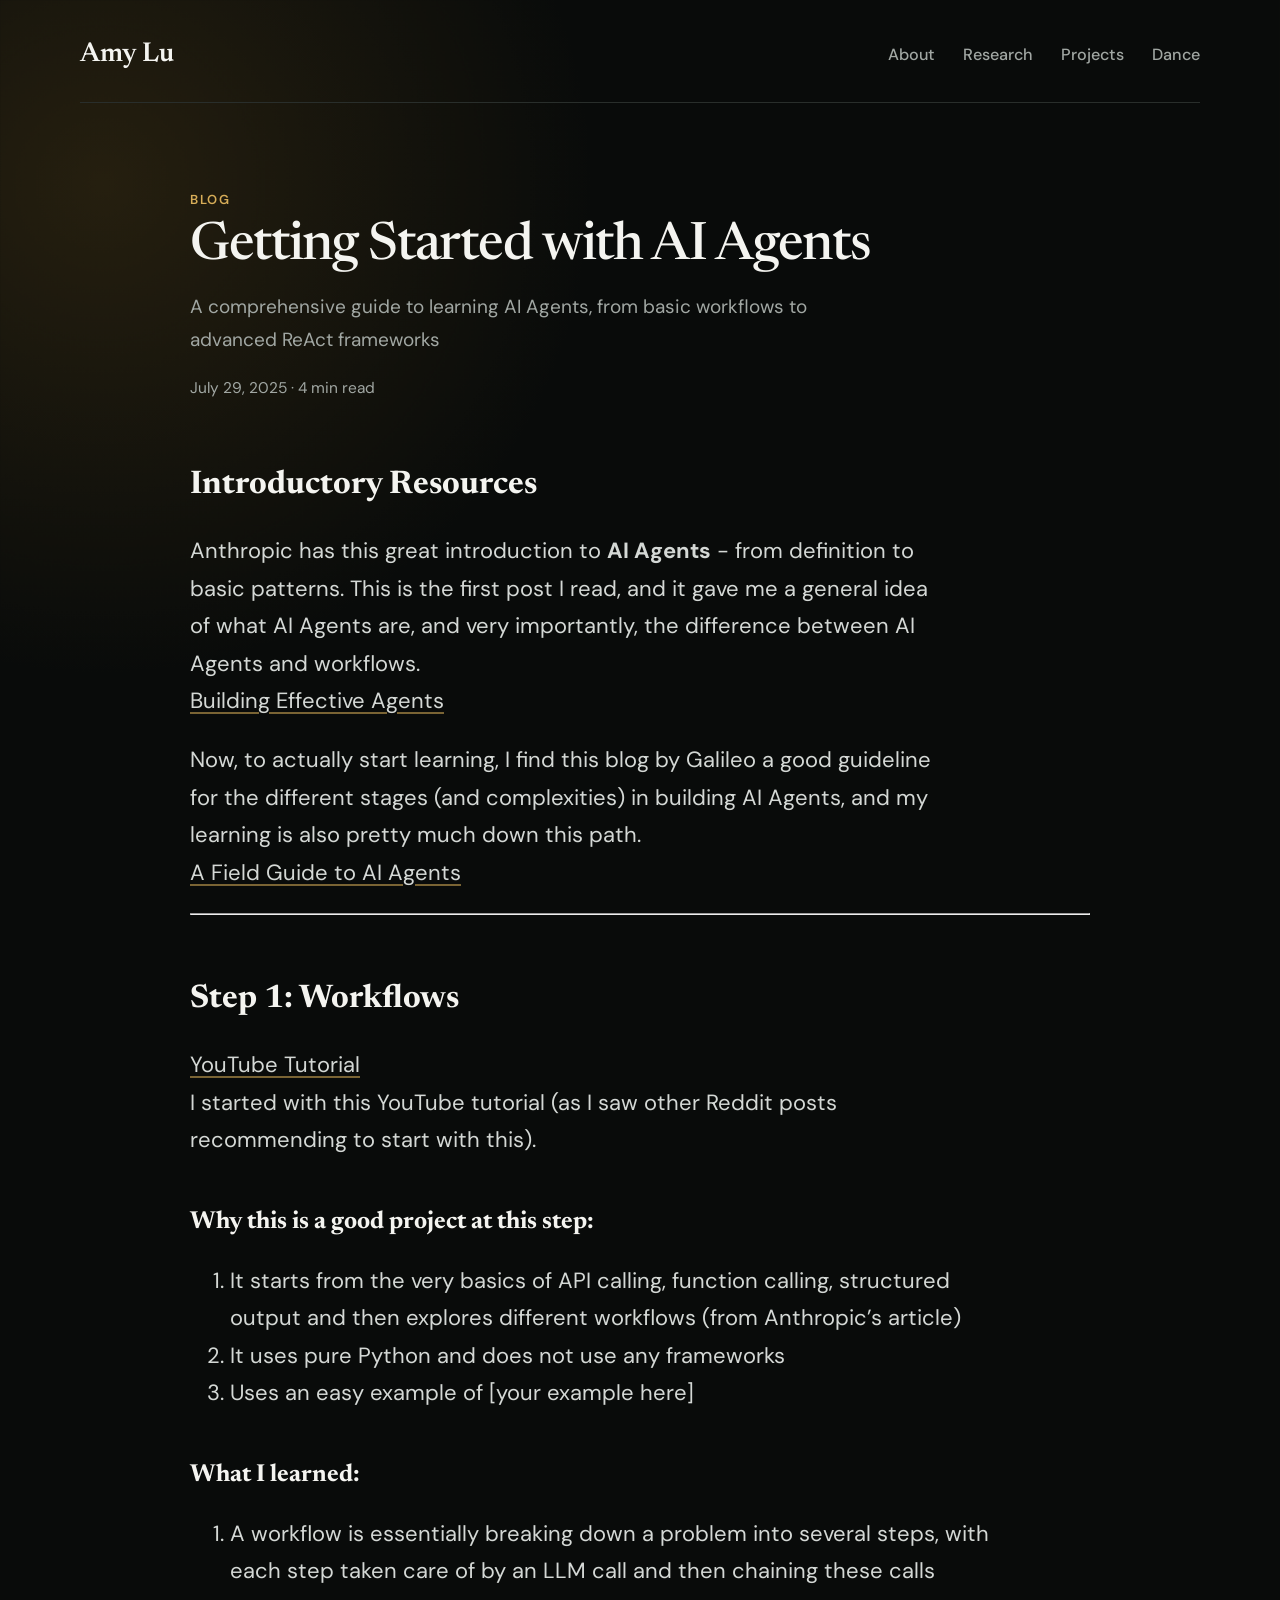
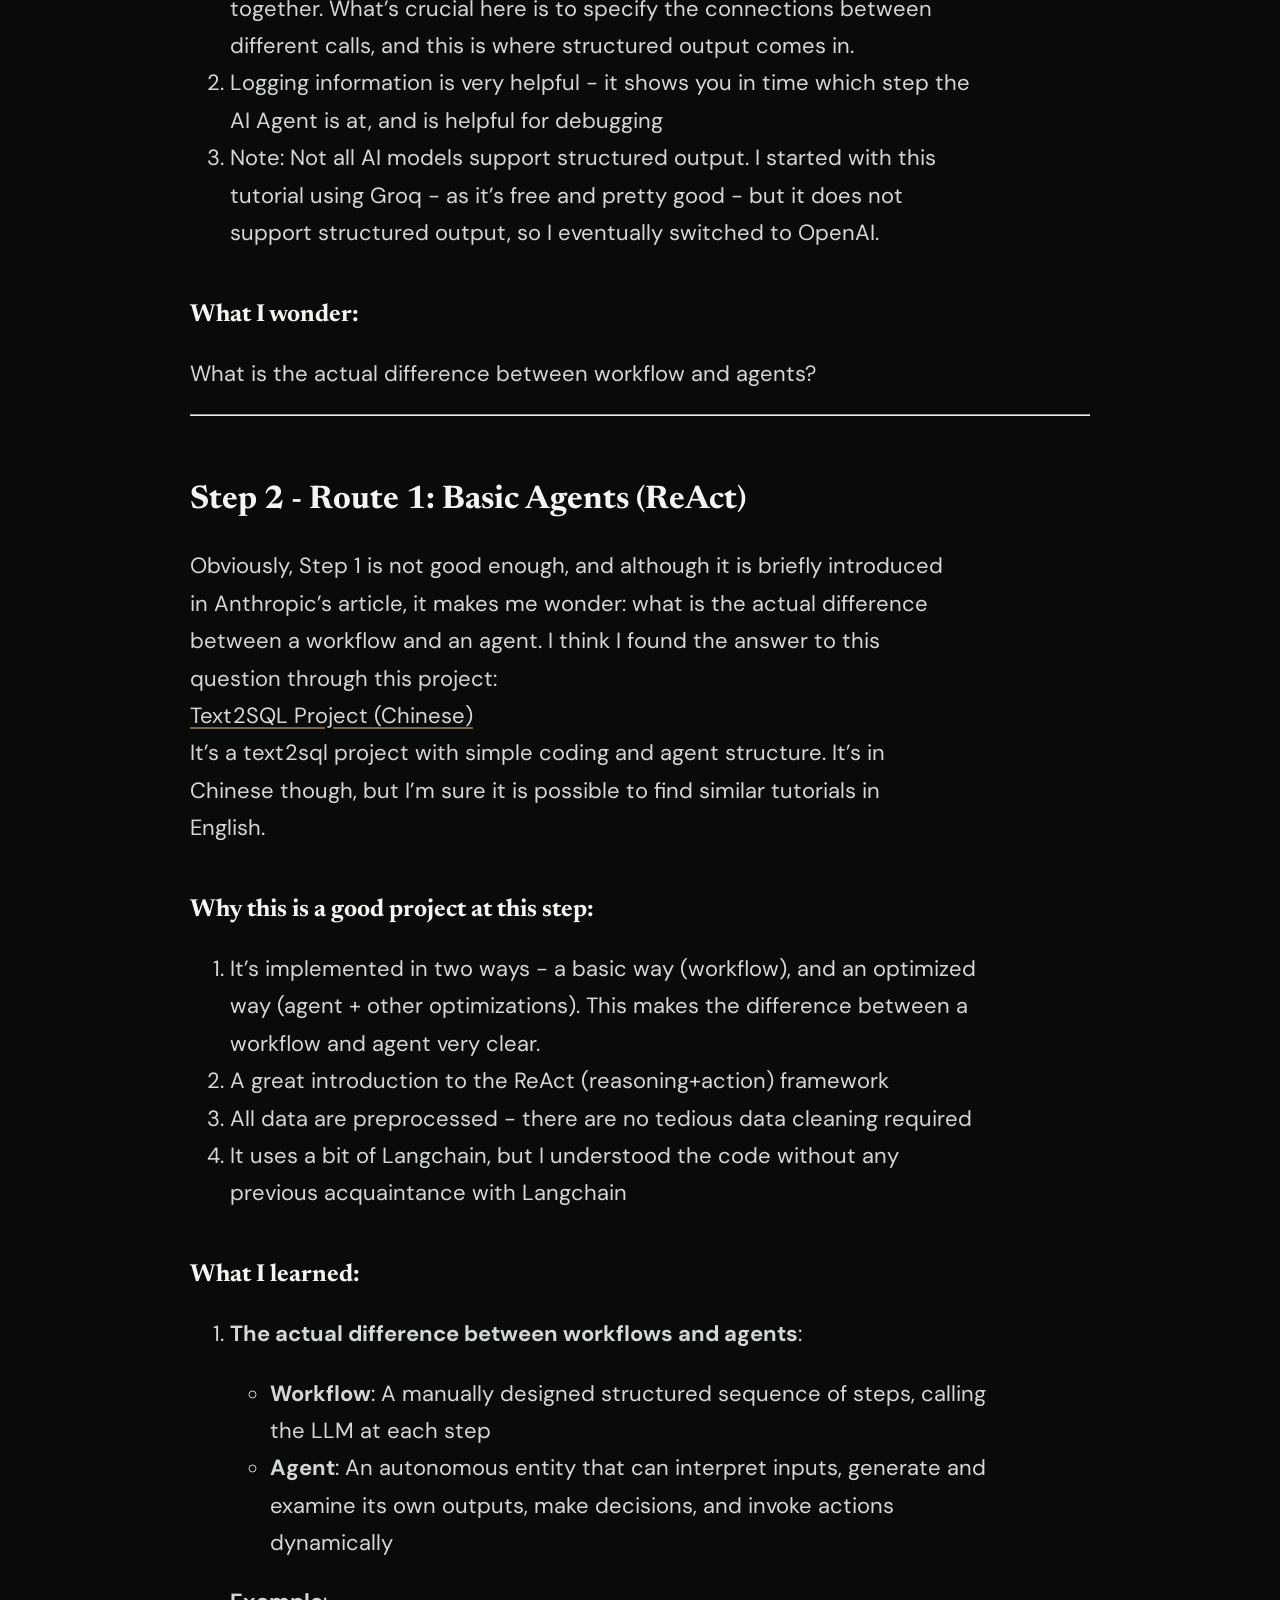
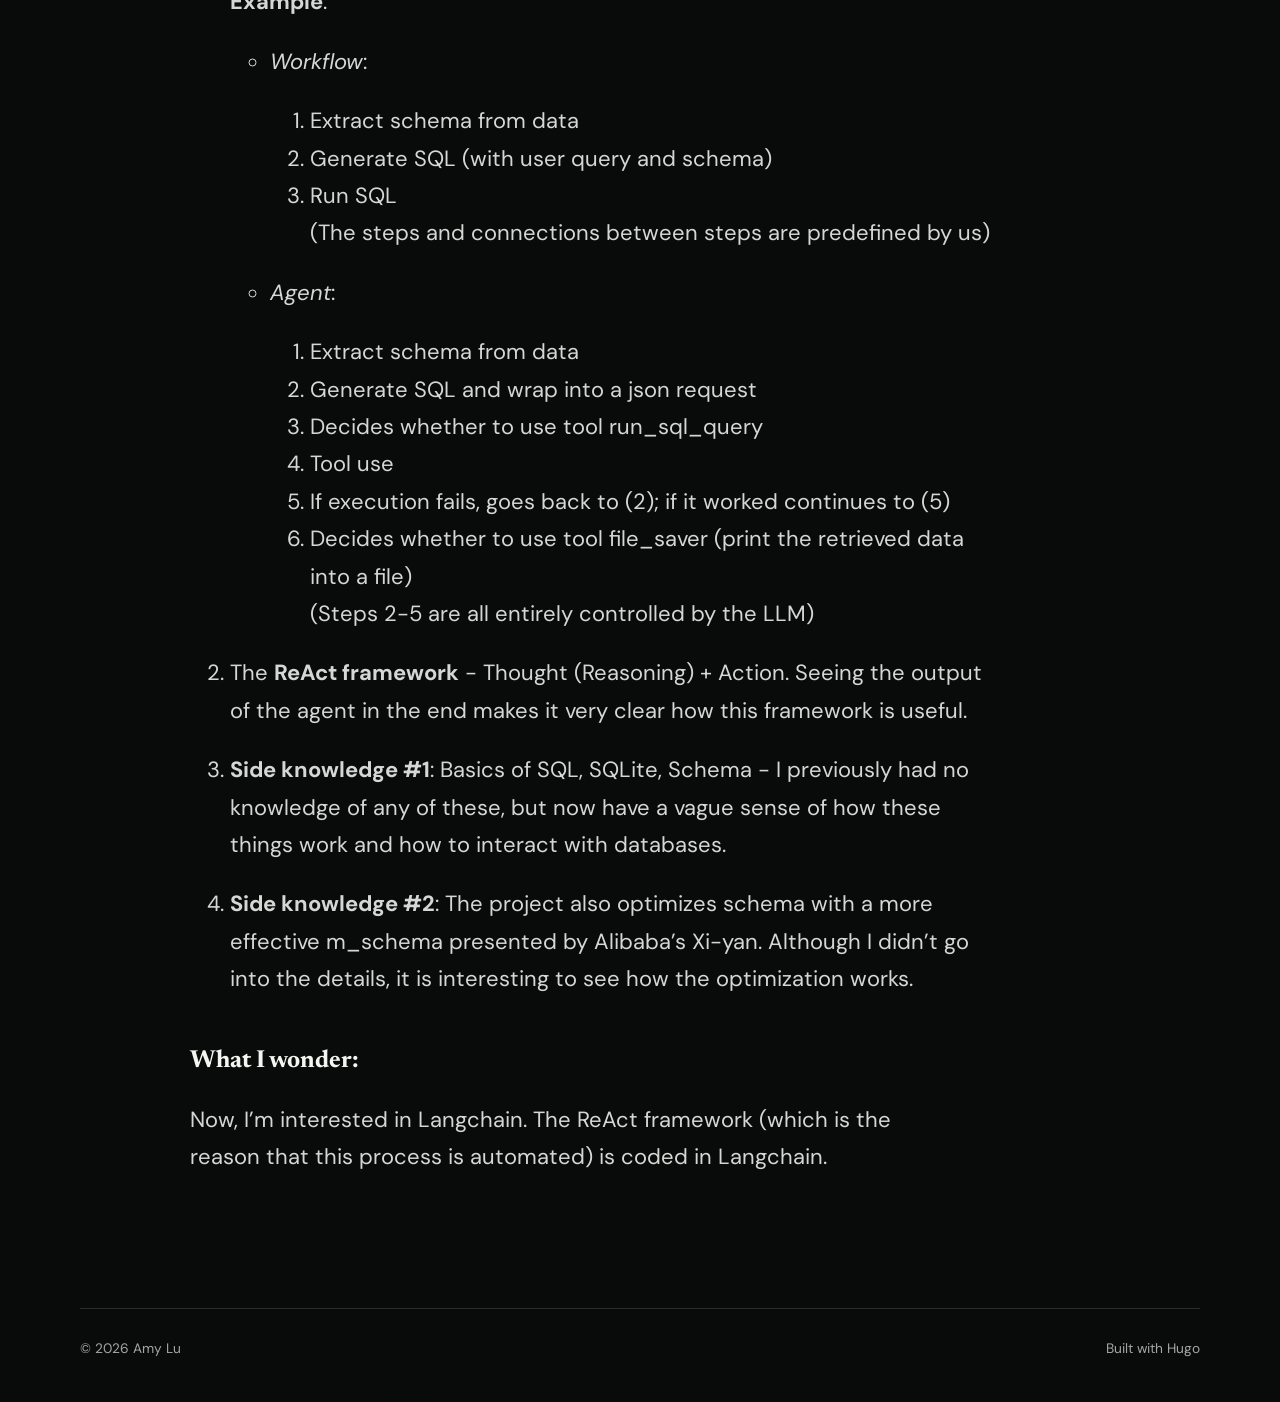
<file: posts/mypost/index.html>
<!doctype html><html lang=en><head><meta charset=utf-8><meta name=viewport content="width=device-width,initial-scale=1"><meta name=description content="A comprehensive guide to learning AI Agents, from basic workflows to advanced ReAct frameworks"><title>Getting Started with AI Agents · Amy Lu</title><link rel=preconnect href=https://fonts.googleapis.com><link rel=preconnect href=https://fonts.gstatic.com crossorigin><link href="https://fonts.googleapis.com/css2?family=DM+Sans:wght@400;500;600&family=Newsreader:opsz,wght@6..72,500;6..72,600&display=swap" rel=stylesheet><link rel=stylesheet href=/css/site.css><link rel=alternate type=application/rss+xml href=/index.xml title="Amy Lu"></head><body><header class=site-header><a class=site-name href=/>Amy Lu</a><nav aria-label="Main navigation"><a href=/>About</a>
<a href=/research/>Research</a>
<a href=/projects/>Projects</a>
<a href=/dance/>Dance</a>
<a href=/posts/>Blog</a></nav></header><main><article class=content-page><header class=page-header><p class=eyebrow>Blog</p><h1>Getting Started with AI Agents</h1><p class=page-description>A comprehensive guide to learning AI Agents, from basic workflows to advanced ReAct frameworks</p><p class=post-meta>July 29, 2025 · 4 min read</p></header><div class=prose><h2 id=introductory-resources>Introductory Resources</h2><p>Anthropic has this great introduction to <strong>AI Agents</strong> - from definition to basic patterns. This is the first post I read, and it gave me a general idea of what AI Agents are, and very importantly, the difference between AI Agents and workflows.<br><a href=https://www.anthropic.com/engineering/building-effective-agents>Building Effective Agents</a></p><p>Now, to actually start learning, I find this blog by Galileo a good guideline for the different stages (and complexities) in building AI Agents, and my learning is also pretty much down this path.<br><a href="https://galileo.ai/blog/a-field-guide-to-ai-agents?utm_source=reddit&amp;utm_content=ai_agents">A Field Guide to AI Agents</a></p><hr><h2 id=step-1-workflows>Step 1: Workflows</h2><p><a href="https://www.youtube.com/watch?v=bZzyPscbtI8">YouTube Tutorial</a><br>I started with this YouTube tutorial (as I saw other Reddit posts recommending to start with this).</p><h3 id=why-this-is-a-good-project-at-this-step>Why this is a good project at this step:</h3><ol><li>It starts from the very basics of API calling, function calling, structured output and then explores different workflows (from Anthropic&rsquo;s article)</li><li>It uses pure Python and does not use any frameworks</li><li>Uses an easy example of [your example here]</li></ol><h3 id=what-i-learned>What I learned:</h3><ol><li>A workflow is essentially breaking down a problem into several steps, with each step taken care of by an LLM call and then chaining these calls together. What&rsquo;s crucial here is to specify the connections between different calls, and this is where structured output comes in.</li><li>Logging information is very helpful - it shows you in time which step the AI Agent is at, and is helpful for debugging</li><li>Note: Not all AI models support structured output. I started with this tutorial using Groq - as it&rsquo;s free and pretty good - but it does not support structured output, so I eventually switched to OpenAI.</li></ol><h3 id=what-i-wonder>What I wonder:</h3><p>What is the actual difference between workflow and agents?</p><hr><h2 id=step-2---route-1-basic-agents-react>Step 2 - Route 1: Basic Agents (ReAct)</h2><p>Obviously, Step 1 is not good enough, and although it is briefly introduced in Anthropic&rsquo;s article, it makes me wonder: what is the actual difference between a workflow and an agent. I think I found the answer to this question through this project:<br><a href="https://www.bilibili.com/video/BV1pu5KzrEc4/?spm_id_from=333.337.search-card.all.click&amp;vd_source=c83eb829a20620fd4b1c0fb727b2dc88">Text2SQL Project (Chinese)</a><br>It&rsquo;s a text2sql project with simple coding and agent structure. It&rsquo;s in Chinese though, but I&rsquo;m sure it is possible to find similar tutorials in English.</p><h3 id=why-this-is-a-good-project-at-this-step-1>Why this is a good project at this step:</h3><ol><li>It&rsquo;s implemented in two ways - a basic way (workflow), and an optimized way (agent + other optimizations). This makes the difference between a workflow and agent very clear.</li><li>A great introduction to the ReAct (reasoning+action) framework</li><li>All data are preprocessed - there are no tedious data cleaning required</li><li>It uses a bit of Langchain, but I understood the code without any previous acquaintance with Langchain</li></ol><h3 id=what-i-learned-1>What I learned:</h3><ol><li><p><strong>The actual difference between workflows and agents</strong>:</p><ul><li><strong>Workflow</strong>: A manually designed structured sequence of steps, calling the LLM at each step</li><li><strong>Agent</strong>: An autonomous entity that can interpret inputs, generate and examine its own outputs, make decisions, and invoke actions dynamically</li></ul><p><strong>Example</strong>:</p><ul><li><p><em>Workflow</em>:</p><ol><li>Extract schema from data</li><li>Generate SQL (with user query and schema)</li><li>Run SQL<br>(The steps and connections between steps are predefined by us)</li></ol></li><li><p><em>Agent</em>:</p><ol><li>Extract schema from data</li><li>Generate SQL and wrap into a json request</li><li>Decides whether to use tool run_sql_query</li><li>Tool use</li><li>If execution fails, goes back to (2); if it worked continues to (5)</li><li>Decides whether to use tool file_saver (print the retrieved data into a file)<br>(Steps 2-5 are all entirely controlled by the LLM)</li></ol></li></ul></li><li><p>The <strong>ReAct framework</strong> - Thought (Reasoning) + Action. Seeing the output of the agent in the end makes it very clear how this framework is useful.</p></li><li><p><strong>Side knowledge #1</strong>: Basics of SQL, SQLite, Schema - I previously had no knowledge of any of these, but now have a vague sense of how these things work and how to interact with databases.</p></li><li><p><strong>Side knowledge #2</strong>: The project also optimizes schema with a more effective m_schema presented by Alibaba&rsquo;s Xi-yan. Although I didn&rsquo;t go into the details, it is interesting to see how the optimization works.</p></li></ol><h3 id=what-i-wonder-1>What I wonder:</h3><p>Now, I&rsquo;m interested in Langchain. The ReAct framework (which is the reason that this process is automated) is coded in Langchain.</p></div></article></main><footer><span>© 2026 Amy Lu</span>
<span>Built with Hugo</span></footer></body></html>
</file>
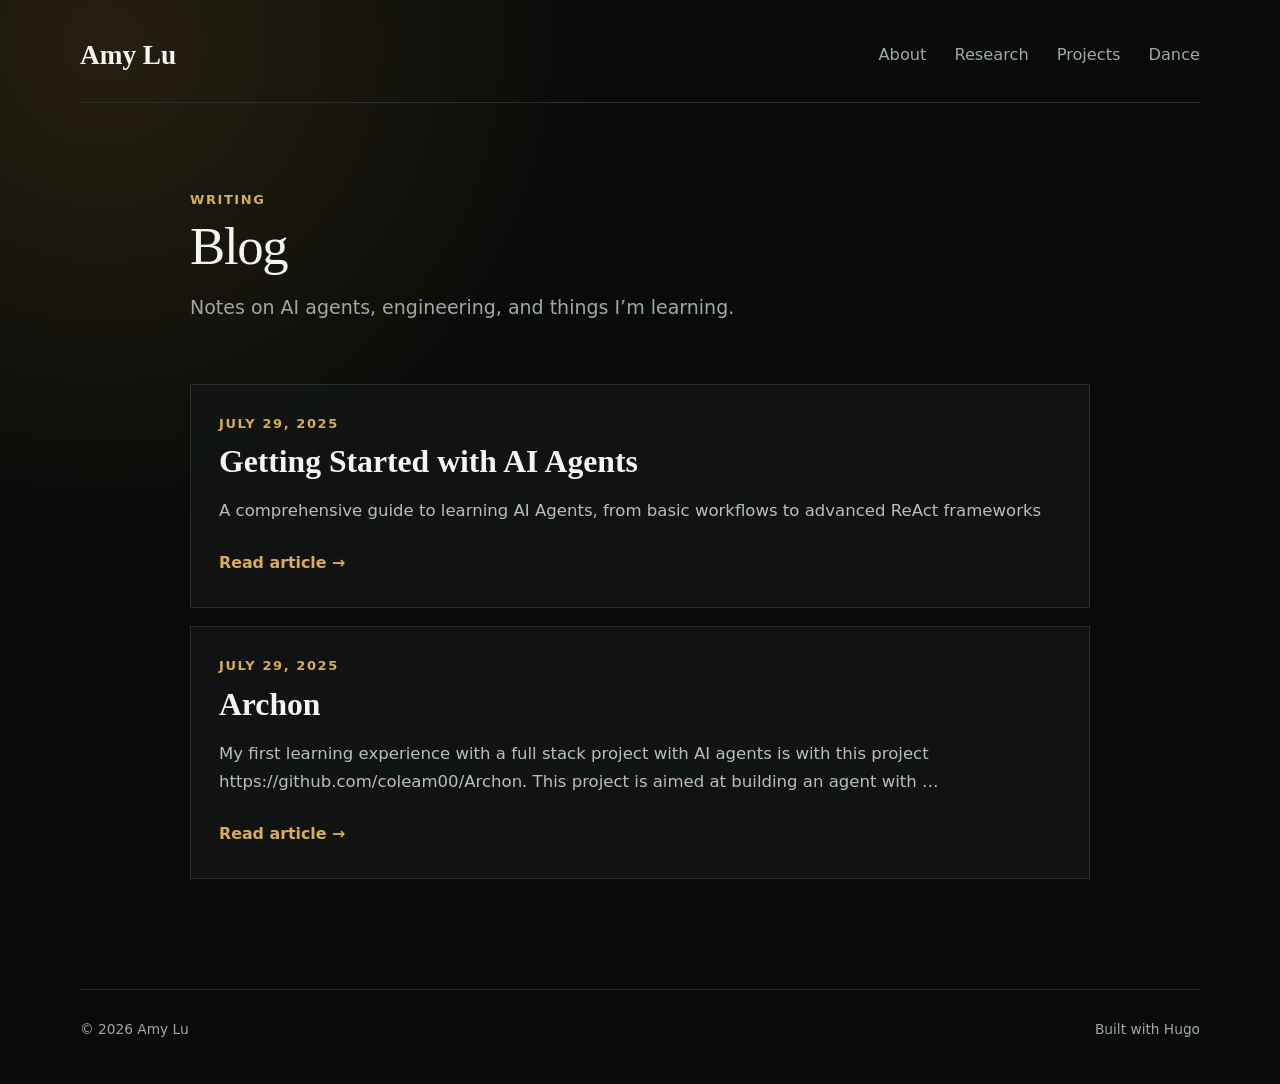
<file: posts/page/1/index.html>
<!DOCTYPE html>
<html lang="en">
  <head>
    <title>https://amylu0828.github.io/posts/</title>
    <link rel="canonical" href="https://amylu0828.github.io/posts/">
    <meta name="robots" content="noindex">
    <meta charset="utf-8">
    <meta http-equiv="refresh" content="0; url=https://amylu0828.github.io/posts/">
  </head>
</html>
</file>
